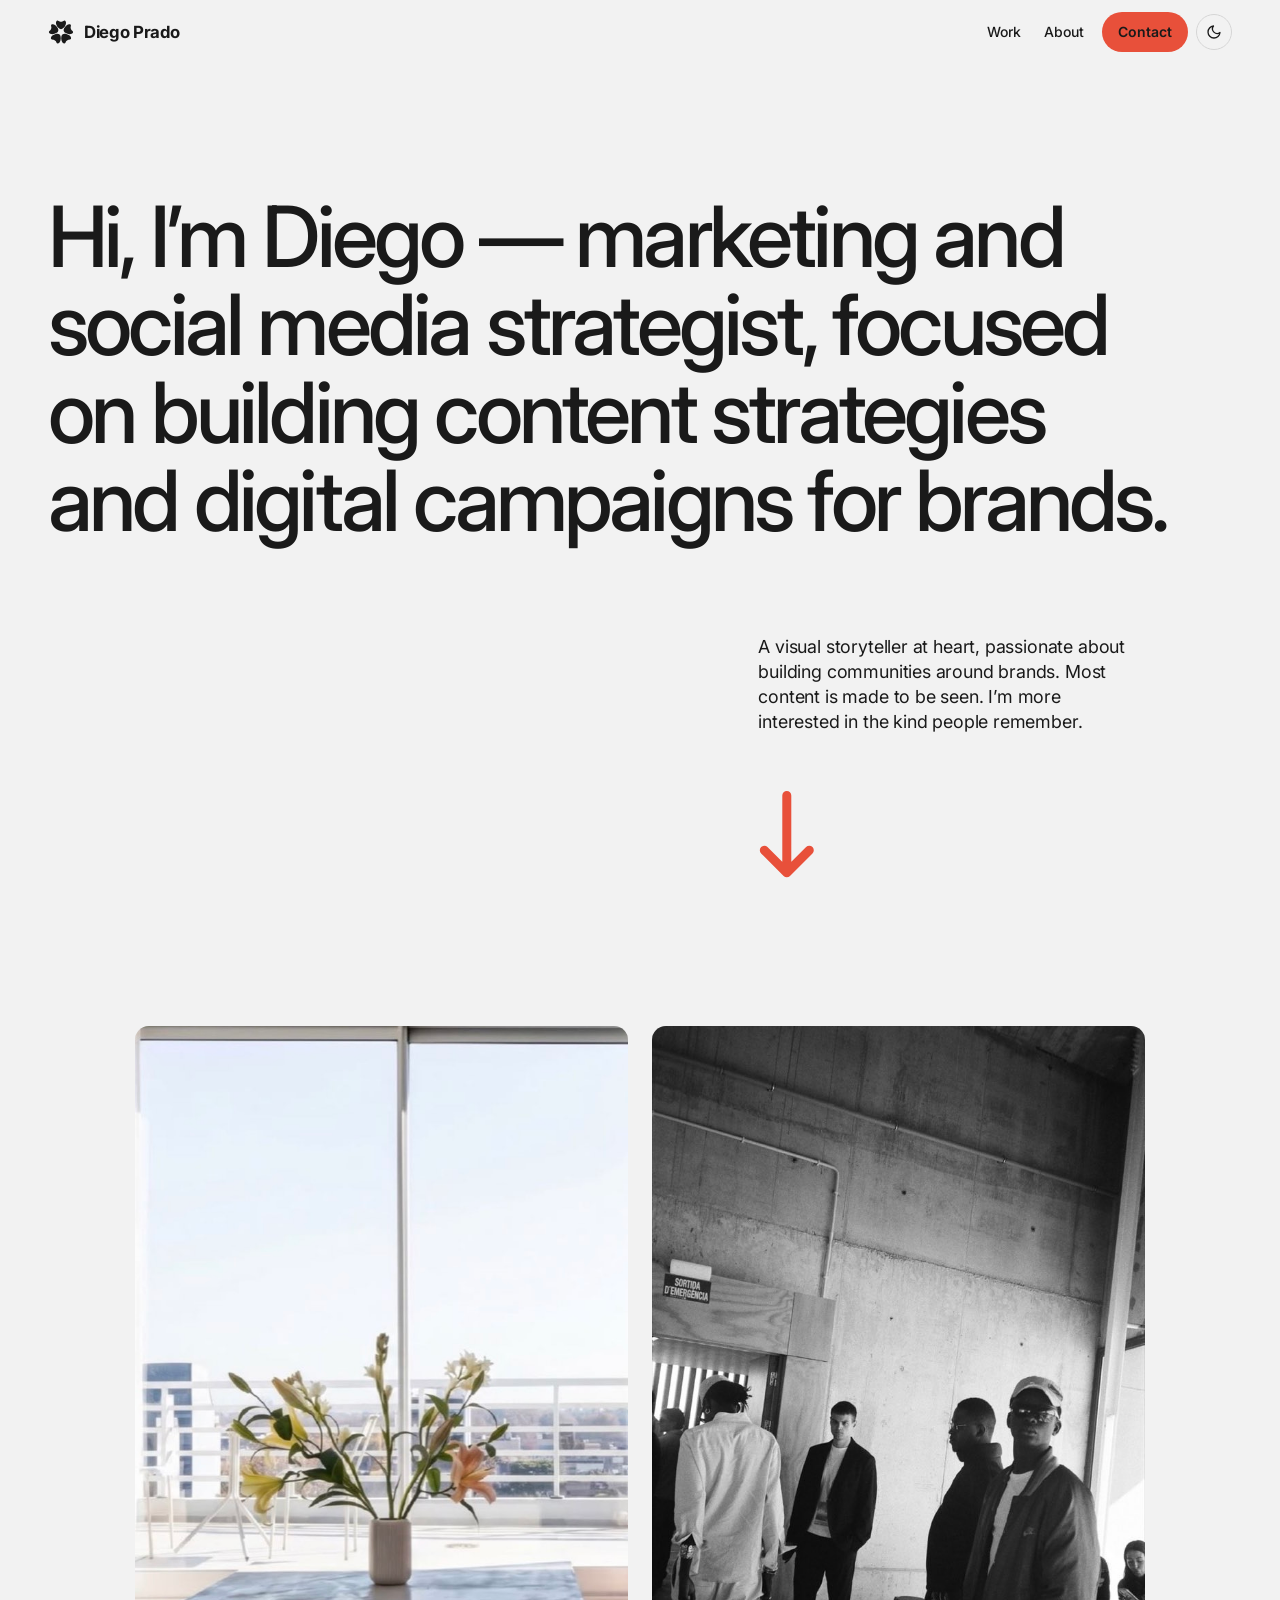
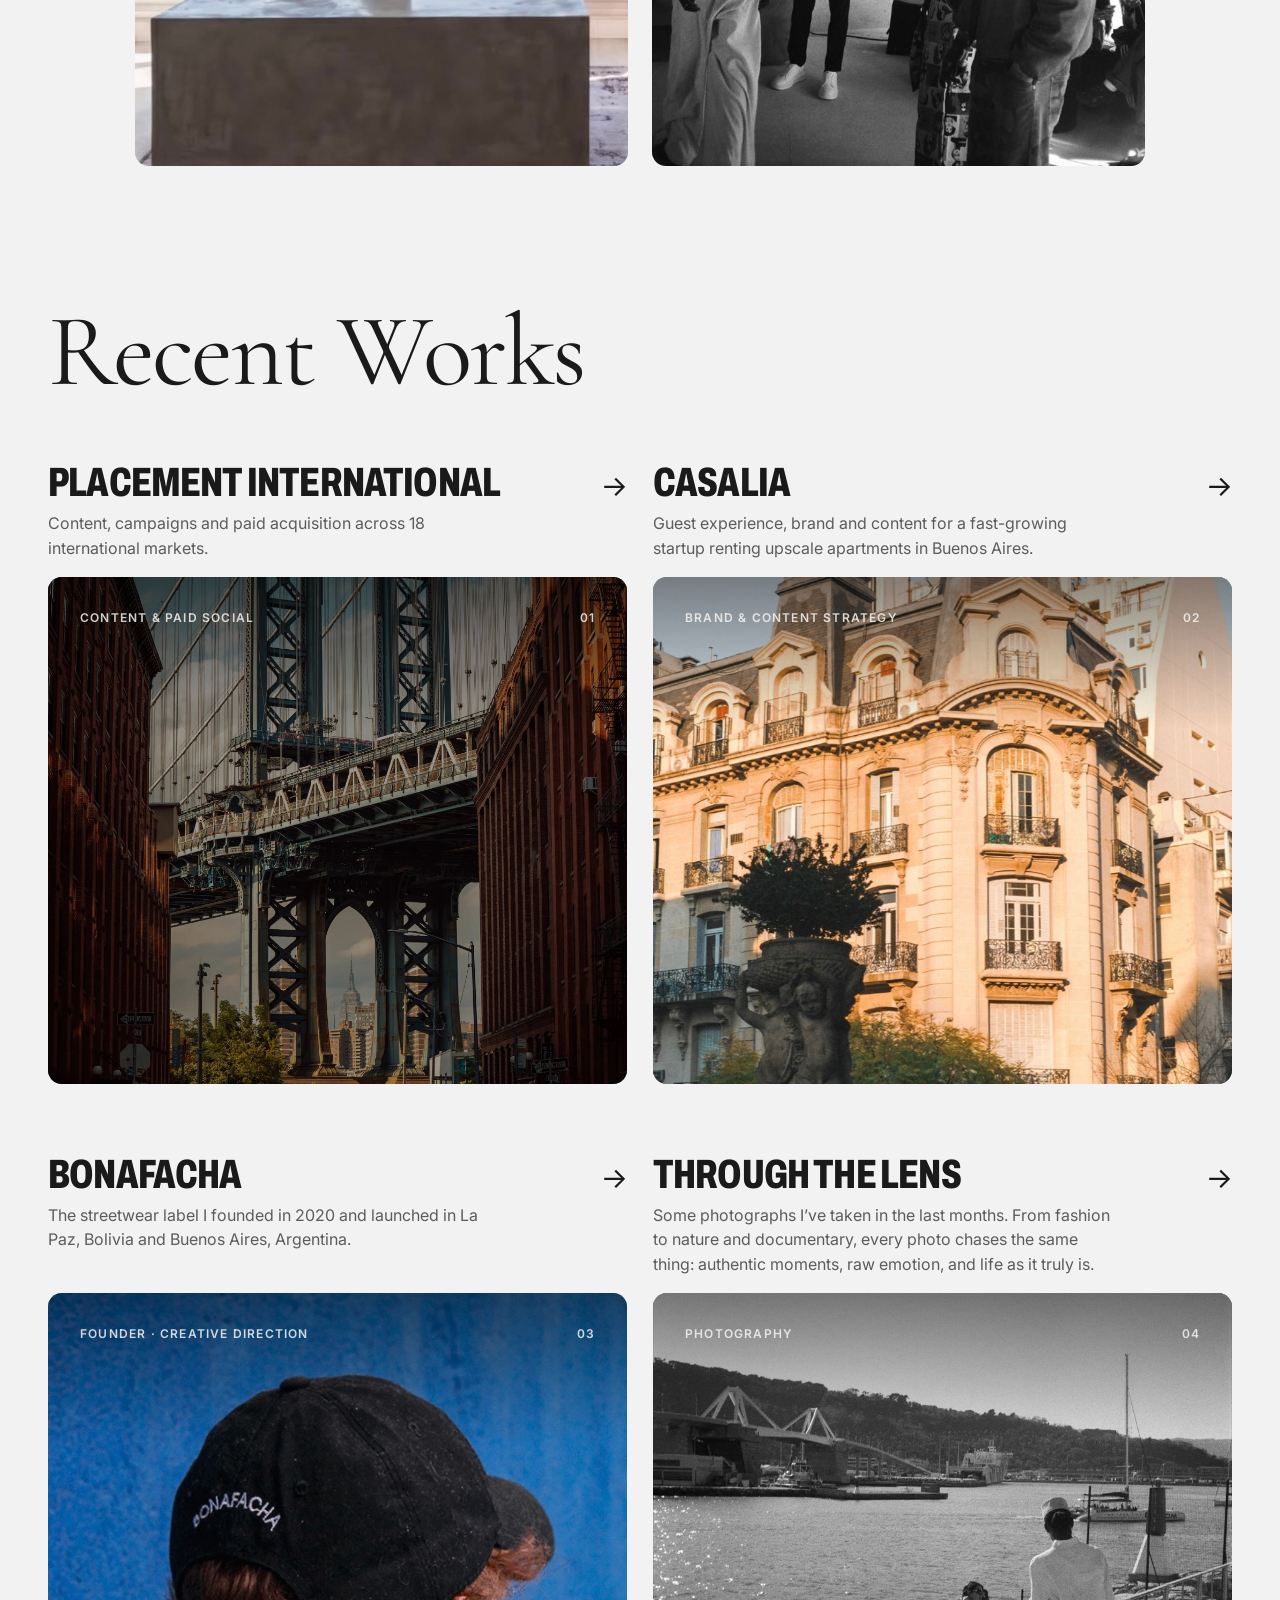
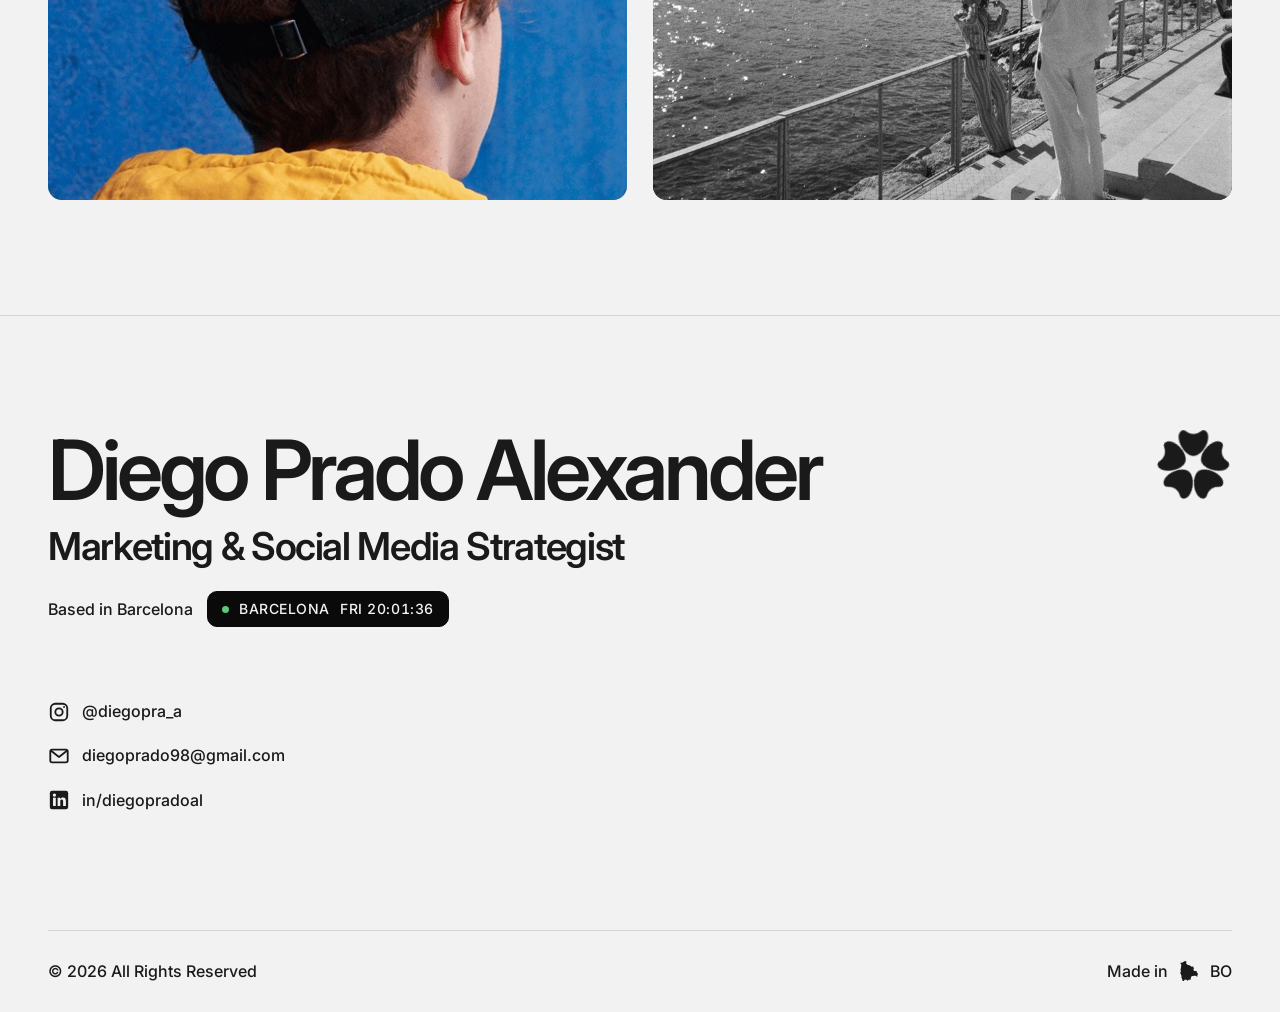
<file: index.html>
<!doctype html>
<html lang="en" class="no-js">
<head>
  <meta charset="utf-8">
  <meta name="viewport" content="width=device-width, initial-scale=1">
  <title>Diego Prado · Marketing & Social Media Strategist</title>
  <meta name="description" content="Diego Prado, marketing and social media strategist in Barcelona, building content strategies and digital campaigns for brands.">
  <!-- Share preview (WhatsApp, LinkedIn…). Image URL must be absolute; update it if the site address changes -->
  <meta property="og:type" content="website">
  <meta property="og:title" content="Diego Prado · Marketing & Social Media Strategist">
  <meta property="og:description" content="Marketing and social media strategist in Barcelona, building content strategies and digital campaigns for brands.">
  <meta property="og:image" content="https://diegopralexander.github.io/portfolio/assets/og-cover.jpg?v=2">
  <meta property="og:image:width" content="1200">
  <meta property="og:image:height" content="630">
  <meta name="twitter:card" content="summary_large_image">
  <meta name="theme-color" content="#F2F2F2" media="(prefers-color-scheme: light)">
  <meta name="theme-color" content="#141312" media="(prefers-color-scheme: dark)">
  <link rel="icon" href="assets/favicon.svg?v=2" type="image/svg+xml">

  <!-- Apply saved theme before paint (avoids a flash of the wrong theme) -->
  <script>try{var t=localStorage.getItem('theme');if(t)document.documentElement.dataset.theme=t}catch(e){}</script>

  <link rel="preconnect" href="https://fonts.googleapis.com">
  <link rel="preconnect" href="https://fonts.gstatic.com" crossorigin>
  <link href="https://fonts.googleapis.com/css2?family=Archivo:wdth,wght@62..100,800&family=Inter:opsz,wght@14..32,400..700&family=Cormorant+Garamond:wght@400;700&display=swap" rel="stylesheet">
  <link rel="stylesheet" href="css/style.css?v=1.0.22">
  <link rel="stylesheet" href="css/flower.css?v=1.0.0">
</head>
<body>
  <a class="skip-link" href="#main">Skip to content</a>

  <!-- ===== Header (same on every page) ===== -->
  <header class="site-header">
    <div class="wrap">
      <a class="brand" href="index.html" aria-label="Diego Prado, home">
        <span class="brand-mark" aria-hidden="true"><svg viewBox="410 720 380 360"><path transform="rotate(0 600 900)" d="M600,858 C575,858 545,830 531,790 C524,768 525,746 539,735 C553,724 568,742 580,746 C592,750 608,750 620,746 C632,742 647,724 661,735 C675,746 676,768 669,790 C655,830 625,858 600,858 Z"/><path transform="rotate(72 600 900)" d="M600,858 C575,858 545,830 531,790 C524,768 525,746 539,735 C553,724 568,742 580,746 C592,750 608,750 620,746 C632,742 647,724 661,735 C675,746 676,768 669,790 C655,830 625,858 600,858 Z"/><path transform="rotate(144 600 900)" d="M600,858 C575,858 545,830 531,790 C524,768 525,746 539,735 C553,724 568,742 580,746 C592,750 608,750 620,746 C632,742 647,724 661,735 C675,746 676,768 669,790 C655,830 625,858 600,858 Z"/><path transform="rotate(216 600 900)" d="M600,858 C575,858 545,830 531,790 C524,768 525,746 539,735 C553,724 568,742 580,746 C592,750 608,750 620,746 C632,742 647,724 661,735 C675,746 676,768 669,790 C655,830 625,858 600,858 Z"/><path transform="rotate(288 600 900)" d="M600,858 C575,858 545,830 531,790 C524,768 525,746 539,735 C553,724 568,742 580,746 C592,750 608,750 620,746 C632,742 647,724 661,735 C675,746 676,768 669,790 C655,830 625,858 600,858 Z"/></svg></span>
        <span class="brand-text"><span class="brand-name">Diego Prado</span></span>
      </a>
      <nav class="nav" aria-label="Main">
        <a href="#work">Work</a>
        <a href="about.html">About</a>
        <a class="pill" href="#contact">Contact</a>
        <button class="theme-toggle" type="button" aria-label="Switch theme">
          <svg class="icon-moon" viewBox="0 0 24 24" fill="none" stroke="currentColor" stroke-width="2" stroke-linecap="round" stroke-linejoin="round" aria-hidden="true"><path d="M21 12.8A9 9 0 1 1 11.2 3a7 7 0 0 0 9.8 9.8z"/></svg>
          <svg class="icon-sun" viewBox="0 0 24 24" fill="none" stroke="currentColor" stroke-width="2" stroke-linecap="round" aria-hidden="true"><circle cx="12" cy="12" r="4.5"/><path d="M12 1.5v2M12 20.5v2M4.6 4.6l1.4 1.4M18 18l1.4 1.4M1.5 12h2M20.5 12h2M4.6 19.4 6 18M18 6l1.4-1.4"/></svg>
        </button>
      </nav>
    </div>
  </header>

  <main id="main">
    <!-- ===== 1. Hero ===== -->
    <section class="hero wrap" aria-label="Introduction">
      <h1 class="hero-title reveal">Hi, I’m Diego — marketing and social media strategist, focused on building content strategies and digital campaigns for brands.</h1>
      <div class="hero-aside reveal">
        <p>A visual storyteller at heart, passionate about building communities around brands. Most content is made to be seen. I’m more interested in the kind people remember.</p>
        <!-- Scroll arrow: grows on hover, jumps to the work grid -->
        <a class="scroll-arrow" href="#work" aria-label="See recent works">
          <svg viewBox="0 0 64 100" fill="none" stroke="currentColor" stroke-width="10" stroke-linecap="round" stroke-linejoin="round" aria-hidden="true"><path d="M32 6v86M7 67l25 25 25-25"/></svg>
        </a>
      </div>
    </section>

    <!-- ===== Quick look: two squares flicking through work and photography (js/flipbook.js) ===== -->
    <section class="flipbook wrap reveal" aria-label="A quick look at my work">
      <figure class="flip" data-flip="work" data-speed="600"></figure>
      <figure class="flip" data-flip="photo" data-speed="600" data-offset="300"></figure>
    </section>

    <!-- ===== 2. Recent Works (cards are built from data/projects.json) ===== -->
    <section class="section wrap" id="work" aria-label="Recent works">
      <h2 class="work-title reveal">Recent Works</h2>
      <div class="work-grid" id="work-grid">
        <p class="status">Loading projects…</p>
      </div>
    </section>
  </main>

  <!-- ===== Footer / contact (same on every page). Edit your links here. ===== -->
  <footer class="site-footer" id="contact">
    <div class="wrap">
      <div class="footer-main">
        <div>
          <p class="footer-name">Diego Prado Alexander</p>
          <p class="footer-role">Marketing &amp; Social Media Strategist</p>
          <p class="footer-place">Based in Barcelona <span class="clock-badge"><span class="dot" aria-hidden="true"></span>Barcelona <time data-clock>--- --:--:--</time></span></p>

          <ul class="socials">
            <li><a href="https://www.instagram.com/diegopra_a/" target="_blank" rel="noopener">
              <svg viewBox="0 0 24 24" fill="none" stroke="currentColor" stroke-width="2" aria-hidden="true"><rect x="3" y="3" width="18" height="18" rx="5"/><circle cx="12" cy="12" r="4"/><circle cx="17.5" cy="6.5" r="1" fill="currentColor" stroke="none"/></svg>
              <span>@diegopra_a</span></a></li>
            <li><a href="mailto:diegoprado98@gmail.com">
              <svg viewBox="0 0 24 24" fill="none" stroke="currentColor" stroke-width="2" stroke-linejoin="round" aria-hidden="true"><rect x="2.5" y="5" width="19" height="14" rx="2"/><path d="m3 6 9 7 9-7"/></svg>
              <span>diegoprado98@gmail.com</span></a></li>
            <li><a href="https://www.linkedin.com/in/diegopradoal" target="_blank" rel="noopener">
              <svg viewBox="0 0 24 24" aria-hidden="true"><rect x="2" y="2" width="20" height="20" rx="2.5" fill="currentColor"/><g fill="var(--bg)"><rect x="5.5" y="9.5" width="3" height="9"/><circle cx="7" cy="6.6" r="1.8"/><path d="M10.5 9.5h2.9v1.3c.5-.9 1.6-1.6 3-1.6 2.6 0 3.1 1.7 3.1 3.9v5.4h-3v-4.8c0-1.1-.1-2.3-1.5-2.3s-1.6 1-1.6 2.2v4.9h-2.9z"/></g></svg>
              <span>in/diegopradoal</span></a></li>
          </ul>
        </div>
        <a class="footer-mark flower-logo" href="index.html" aria-label="Diego Prado, home">
          <svg viewBox="410 720 380 360" aria-hidden="true">
            <g transform="rotate(0 600 900)"><path class="p p0" d="M600,858 C575,858 545,830 531,790 C524,768 525,746 539,735 C553,724 568,742 580,746 C592,750 608,750 620,746 C632,742 647,724 661,735 C675,746 676,768 669,790 C655,830 625,858 600,858 Z"/></g>
            <g transform="rotate(72 600 900)"><path class="p p1" d="M600,858 C575,858 545,830 531,790 C524,768 525,746 539,735 C553,724 568,742 580,746 C592,750 608,750 620,746 C632,742 647,724 661,735 C675,746 676,768 669,790 C655,830 625,858 600,858 Z"/></g>
            <g transform="rotate(144 600 900)"><path class="p p2" d="M600,858 C575,858 545,830 531,790 C524,768 525,746 539,735 C553,724 568,742 580,746 C592,750 608,750 620,746 C632,742 647,724 661,735 C675,746 676,768 669,790 C655,830 625,858 600,858 Z"/></g>
            <g transform="rotate(216 600 900)"><path class="p p3" d="M600,858 C575,858 545,830 531,790 C524,768 525,746 539,735 C553,724 568,742 580,746 C592,750 608,750 620,746 C632,742 647,724 661,735 C675,746 676,768 669,790 C655,830 625,858 600,858 Z"/></g>
            <g transform="rotate(288 600 900)"><path class="p p4" d="M600,858 C575,858 545,830 531,790 C524,768 525,746 539,735 C553,724 568,742 580,746 C592,750 608,750 620,746 C632,742 647,724 661,735 C675,746 676,768 669,790 C655,830 625,858 600,858 Z"/></g>
          </svg>
        </a>
      </div>

      <div class="footer-bottom">
        <span>© <span data-year></span> All Rights Reserved</span>
        <span class="made-in">Made in
          <svg viewBox="0 0 24 24" aria-hidden="true"><path d="M13.1 21.6 L11.3 21.5 L10.7 22.9 L9.7 21.7 L7.6 21.3 L6.3 22.8 L5.1 23.0 L4.5 20.7 L3.6 18.8 L4.1 17.2 L3.3 16.5 L3.1 15.3 L2.3 14.1 L3.3 12.3 L2.6 10.9 L3.0 10.3 L2.7 9.7 L3.3 8.9 L3.3 7.4 L3.4 6.3 L3.8 5.7 L2.4 3.0 L3.6 3.1 L4.4 3.1 L4.8 2.6 L6.2 1.9 L7.0 1.3 L9.1 1.0 L8.9 2.3 L9.1 2.9 L9.0 4.0 L10.8 5.5 L12.6 5.8 L13.2 6.4 L14.3 6.8 L14.9 7.3 L16.0 7.2 L16.9 7.7 L17.0 8.7 L17.3 9.2 L17.3 9.9 L16.8 9.9 L17.4 11.9 L20.5 12.0 L20.3 12.9 L20.5 13.6 L21.3 14.1 L21.7 15.1 L21.4 16.4 L21.0 17.2 L21.2 18.1 L20.7 18.5 L20.6 18.0 L19.1 17.1 L17.6 17.1 L14.8 17.6 L14.1 19.0 L14.0 19.9 L13.4 22.0 L13.1 21.6 Z" fill="currentColor"/></svg>
          BO</span>
      </div>
    </div>
  </footer>

  <script src="js/main.js?v=1.0.0"></script>
  <script src="js/flower.js?v=1.0.0"></script>
  <script src="js/flipbook.js?v=1.0.4"></script>
  <script src="js/projects.js?v=1.0.17"></script>
</body>
</html>
</file>
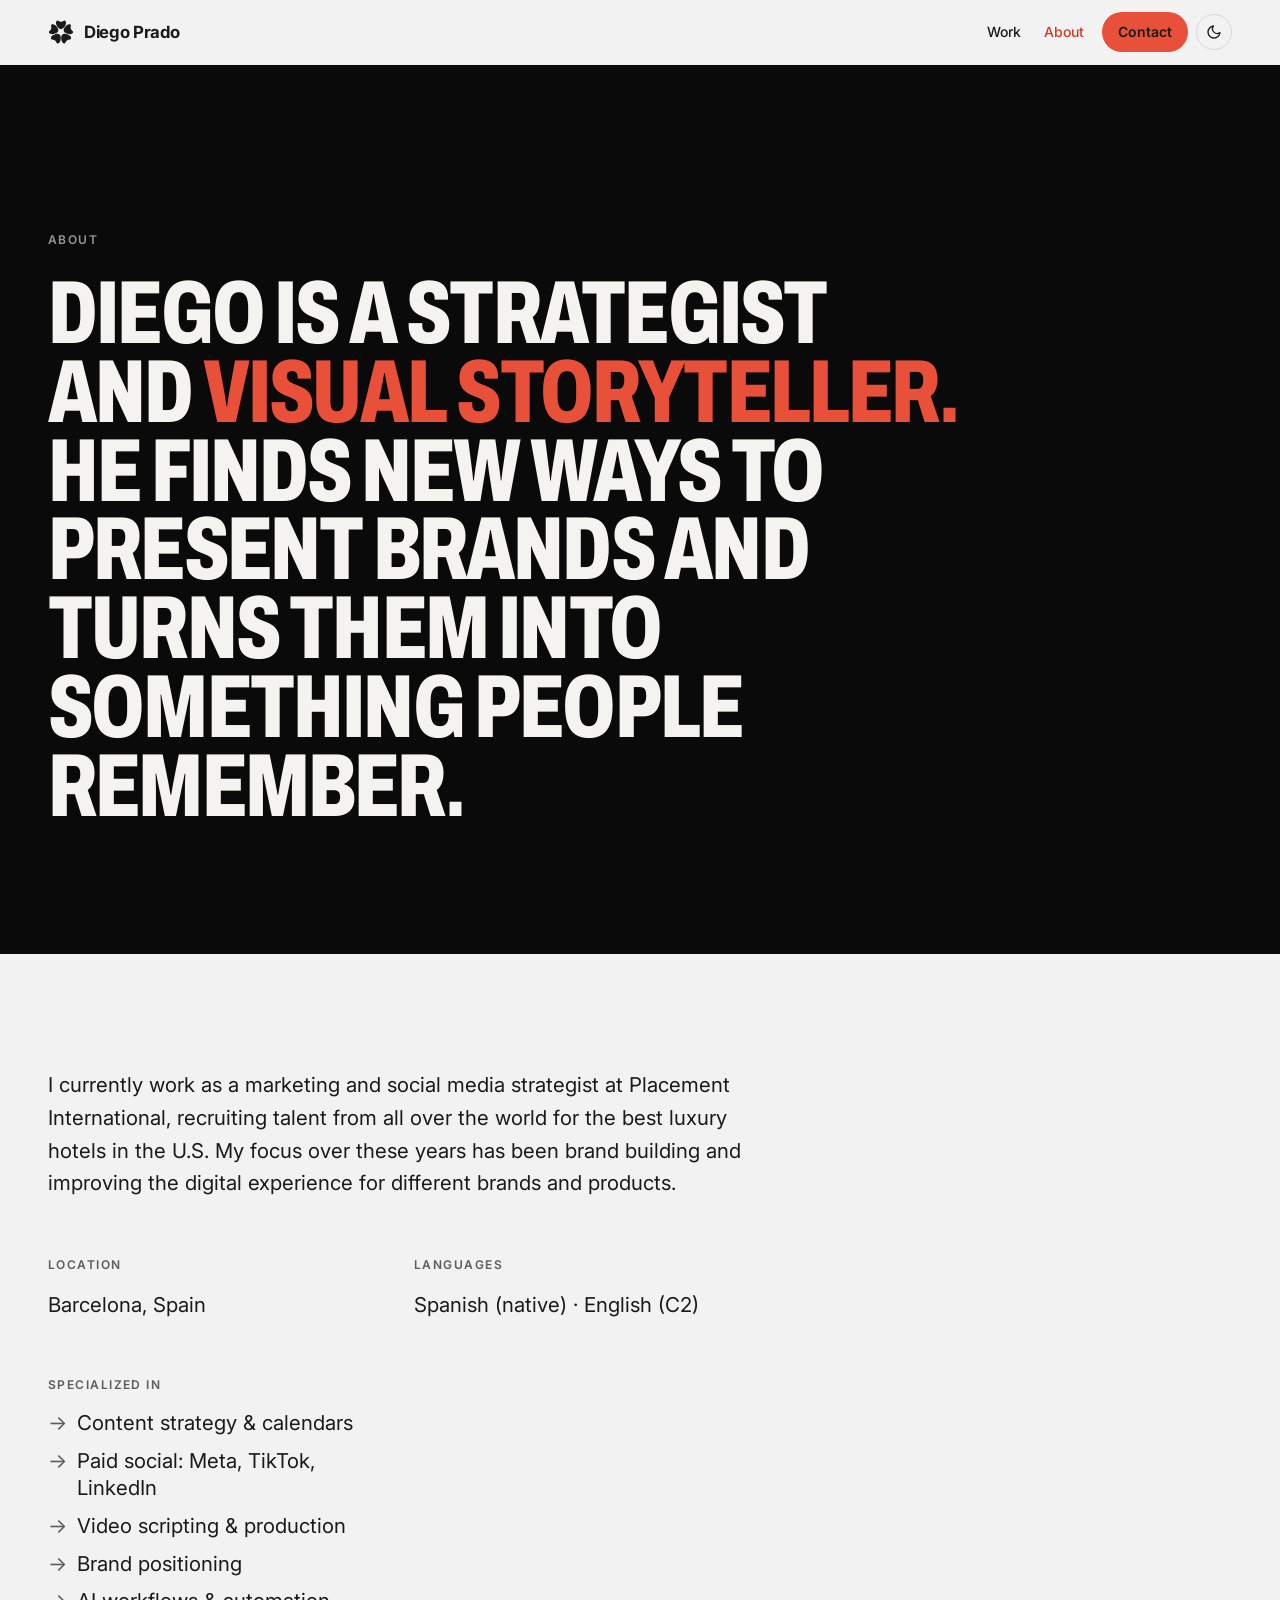
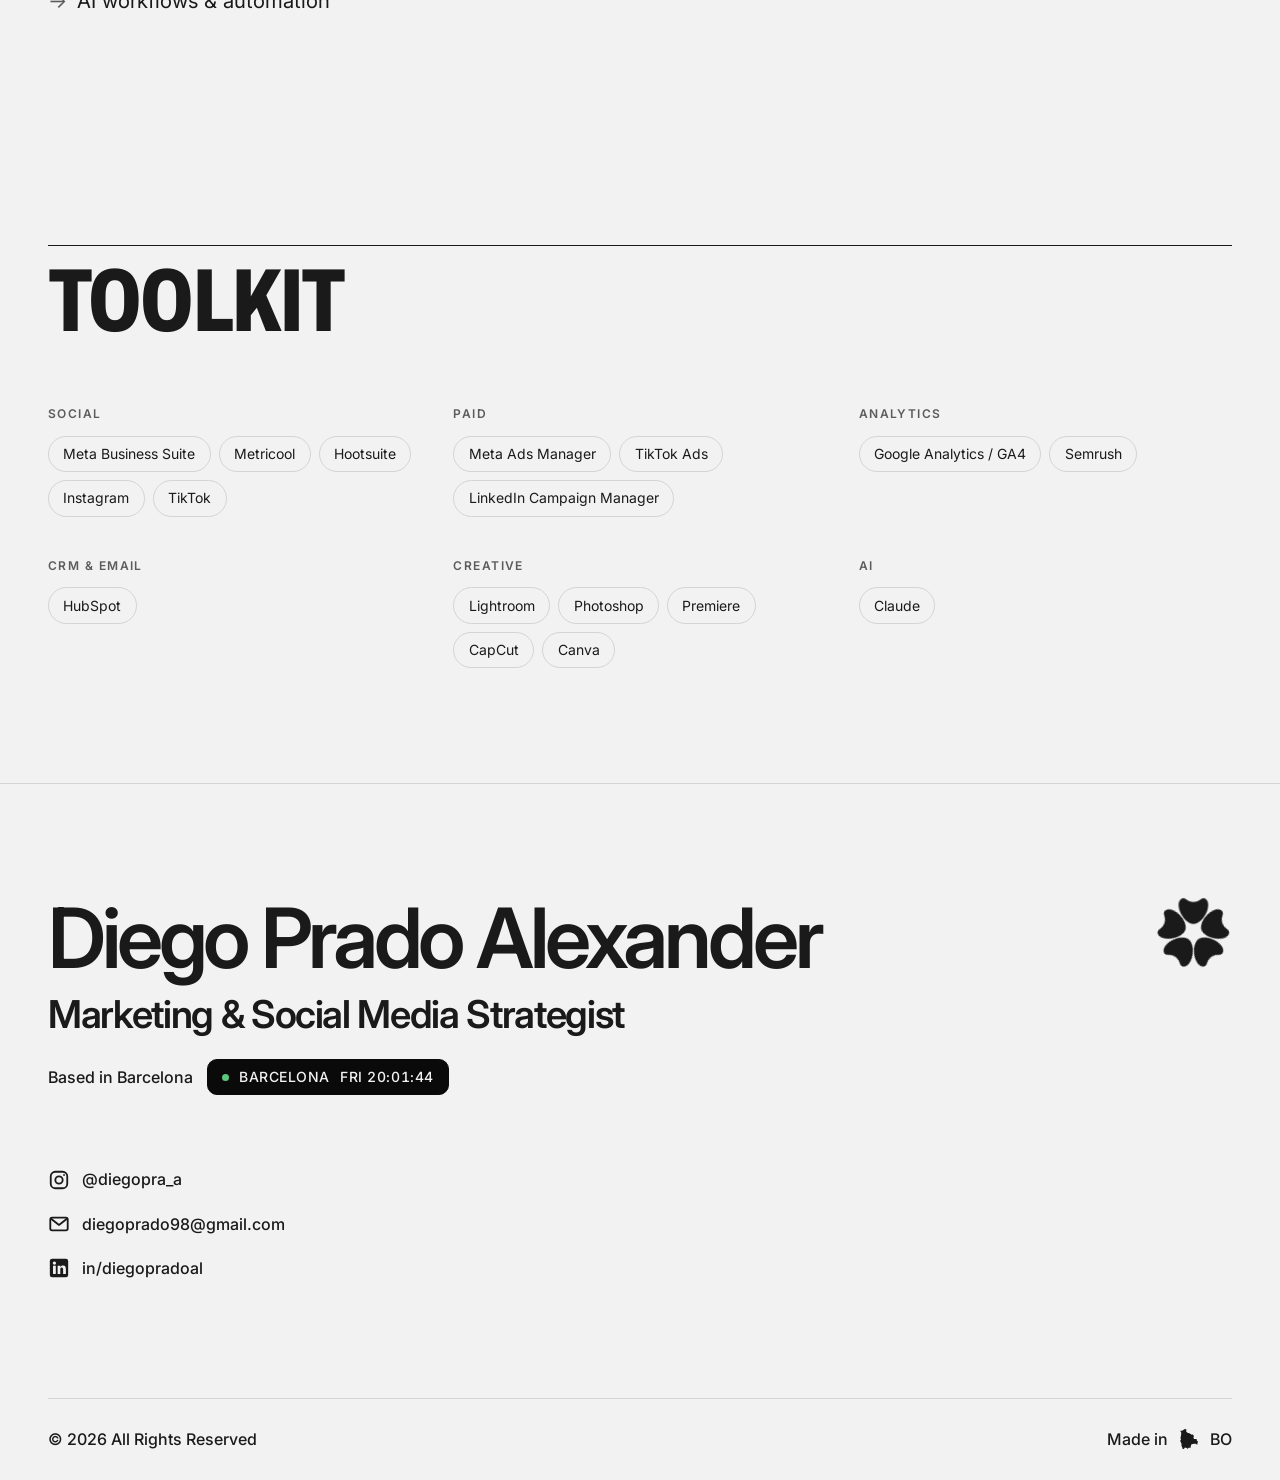
<file: about.html>
<!doctype html>
<html lang="en" class="no-js">
<head>
  <meta charset="utf-8">
  <meta name="viewport" content="width=device-width, initial-scale=1">
  <title>About · Diego Prado</title>
  <meta name="description" content="About Diego Prado: marketing and social media strategist in Barcelona, focused on brand building and digital experience.">
  <!-- Share preview (WhatsApp, LinkedIn…). Image URL must be absolute; update it if the site address changes -->
  <meta property="og:type" content="website">
  <meta property="og:title" content="About · Diego Prado">
  <meta property="og:description" content="Marketing and social media strategist in Barcelona, focused on brand building and digital experience.">
  <meta property="og:image" content="https://diegopralexander.github.io/portfolio/assets/og-cover.jpg?v=2">
  <meta property="og:image:width" content="1200">
  <meta property="og:image:height" content="630">
  <meta name="twitter:card" content="summary_large_image">
  <meta name="theme-color" content="#F2F2F2" media="(prefers-color-scheme: light)">
  <meta name="theme-color" content="#141312" media="(prefers-color-scheme: dark)">
  <link rel="icon" href="assets/favicon.svg?v=2" type="image/svg+xml">

  <script>try{var t=localStorage.getItem('theme');if(t)document.documentElement.dataset.theme=t}catch(e){}</script>

  <link rel="preconnect" href="https://fonts.googleapis.com">
  <link rel="preconnect" href="https://fonts.gstatic.com" crossorigin>
  <link href="https://fonts.googleapis.com/css2?family=Archivo:wdth,wght@62..100,800&family=Inter:opsz,wght@14..32,400..700&family=Cormorant+Garamond:wght@400;700&display=swap" rel="stylesheet">
  <link rel="stylesheet" href="css/style.css?v=1.0.22">
  <link rel="stylesheet" href="css/flower.css?v=1.0.0">
</head>
<body>
  <a class="skip-link" href="#main">Skip to content</a>

  <header class="site-header">
    <div class="wrap">
      <a class="brand" href="index.html" aria-label="Diego Prado, home">
        <span class="brand-mark" aria-hidden="true"><svg viewBox="410 720 380 360"><path transform="rotate(0 600 900)" d="M600,858 C575,858 545,830 531,790 C524,768 525,746 539,735 C553,724 568,742 580,746 C592,750 608,750 620,746 C632,742 647,724 661,735 C675,746 676,768 669,790 C655,830 625,858 600,858 Z"/><path transform="rotate(72 600 900)" d="M600,858 C575,858 545,830 531,790 C524,768 525,746 539,735 C553,724 568,742 580,746 C592,750 608,750 620,746 C632,742 647,724 661,735 C675,746 676,768 669,790 C655,830 625,858 600,858 Z"/><path transform="rotate(144 600 900)" d="M600,858 C575,858 545,830 531,790 C524,768 525,746 539,735 C553,724 568,742 580,746 C592,750 608,750 620,746 C632,742 647,724 661,735 C675,746 676,768 669,790 C655,830 625,858 600,858 Z"/><path transform="rotate(216 600 900)" d="M600,858 C575,858 545,830 531,790 C524,768 525,746 539,735 C553,724 568,742 580,746 C592,750 608,750 620,746 C632,742 647,724 661,735 C675,746 676,768 669,790 C655,830 625,858 600,858 Z"/><path transform="rotate(288 600 900)" d="M600,858 C575,858 545,830 531,790 C524,768 525,746 539,735 C553,724 568,742 580,746 C592,750 608,750 620,746 C632,742 647,724 661,735 C675,746 676,768 669,790 C655,830 625,858 600,858 Z"/></svg></span>
        <span class="brand-text"><span class="brand-name">Diego Prado</span></span>
      </a>
      <nav class="nav" aria-label="Main">
        <a href="index.html#work">Work</a>
        <a href="about.html" aria-current="page">About</a>
        <a class="pill" href="#contact">Contact</a>
        <button class="theme-toggle" type="button" aria-label="Switch theme">
          <svg class="icon-moon" viewBox="0 0 24 24" fill="none" stroke="currentColor" stroke-width="2" stroke-linecap="round" stroke-linejoin="round" aria-hidden="true"><path d="M21 12.8A9 9 0 1 1 11.2 3a7 7 0 0 0 9.8 9.8z"/></svg>
          <svg class="icon-sun" viewBox="0 0 24 24" fill="none" stroke="currentColor" stroke-width="2" stroke-linecap="round" aria-hidden="true"><circle cx="12" cy="12" r="4.5"/><path d="M12 1.5v2M12 20.5v2M4.6 4.6l1.4 1.4M18 18l1.4 1.4M1.5 12h2M20.5 12h2M4.6 19.4 6 18M18 6l1.4-1.4"/></svg>
        </button>
      </nav>
    </div>
  </header>

  <main id="main">
    <!-- ===== 1. Statement ===== -->
    <section class="statement">
      <div class="wrap">
        <p class="eyebrow">About</p>
        <p class="big display reveal">Diego is a strategist and <span>visual storyteller.</span> He finds new ways to present brands and turns them into something people remember.</p>
      </div>
    </section>

    <!-- ===== 2. Story + photo ===== -->
    <section class="section wrap">
      <div class="about-grid">
        <div class="about-text reveal">
          <p class="about-lead">I currently work as a marketing and social media strategist at Placement International, recruiting talent from all over the world for the best luxury hotels in the U.S. My focus over these years has been brand building and improving the digital experience for different brands and products.</p>

          <div class="about-meta">
            <div>
              <h3 class="label">Location</h3>
              <p>Barcelona, Spain</p>
            </div>
            <div>
              <h3 class="label">Languages</h3>
              <p>Spanish (native) · English (C2)</p>
            </div>
          </div>

          <div class="about-meta">
            <div>
              <h3 class="label">Specialized in</h3>
              <ul class="arrow-list">
                <li>Content strategy &amp; calendars</li>
                <li>Paid social: Meta, TikTok, LinkedIn</li>
                <li>Video scripting &amp; production</li>
                <li>Brand positioning</li>
                <li>AI workflows &amp; automation</li>
              </ul>
            </div>
          </div>
        </div>
      </div>
    </section>

    <!-- ===== 3. Toolkit ===== -->
    <section class="section wrap" id="toolkit">
      <div class="section-head">
        <h2 class="display">Toolkit</h2>
      </div>
      <div class="toolkit">
        <div class="reveal"><h3>Social</h3><ul class="tags"><li>Meta Business Suite</li><li>Metricool</li><li>Hootsuite</li><li>Instagram</li><li>TikTok</li></ul></div>
        <div class="reveal"><h3>Paid</h3><ul class="tags"><li>Meta Ads Manager</li><li>TikTok Ads</li><li>LinkedIn Campaign Manager</li></ul></div>
        <div class="reveal"><h3>Analytics</h3><ul class="tags"><li>Google Analytics / GA4</li><li>Semrush</li></ul></div>
        <div class="reveal"><h3>CRM &amp; Email</h3><ul class="tags"><li>HubSpot</li></ul></div>
        <div class="reveal"><h3>Creative</h3><ul class="tags"><li>Lightroom</li><li>Photoshop</li><li>Premiere</li><li>CapCut</li><li>Canva</li></ul></div>
        <div class="reveal"><h3>AI</h3><ul class="tags"><li>Claude</li></ul></div>
      </div>
    </section>
  </main>

  <!-- ===== Footer / contact (same on every page). Edit your links here. ===== -->
  <footer class="site-footer" id="contact">
    <div class="wrap">
      <div class="footer-main">
        <div>
          <p class="footer-name">Diego Prado Alexander</p>
          <p class="footer-role">Marketing &amp; Social Media Strategist</p>
          <p class="footer-place">Based in Barcelona <span class="clock-badge"><span class="dot" aria-hidden="true"></span>Barcelona <time data-clock>--- --:--:--</time></span></p>

          <ul class="socials">
            <li><a href="https://www.instagram.com/diegopra_a/" target="_blank" rel="noopener">
              <svg viewBox="0 0 24 24" fill="none" stroke="currentColor" stroke-width="2" aria-hidden="true"><rect x="3" y="3" width="18" height="18" rx="5"/><circle cx="12" cy="12" r="4"/><circle cx="17.5" cy="6.5" r="1" fill="currentColor" stroke="none"/></svg>
              <span>@diegopra_a</span></a></li>
            <li><a href="mailto:diegoprado98@gmail.com">
              <svg viewBox="0 0 24 24" fill="none" stroke="currentColor" stroke-width="2" stroke-linejoin="round" aria-hidden="true"><rect x="2.5" y="5" width="19" height="14" rx="2"/><path d="m3 6 9 7 9-7"/></svg>
              <span>diegoprado98@gmail.com</span></a></li>
            <li><a href="https://www.linkedin.com/in/diegopradoal" target="_blank" rel="noopener">
              <svg viewBox="0 0 24 24" aria-hidden="true"><rect x="2" y="2" width="20" height="20" rx="2.5" fill="currentColor"/><g fill="var(--bg)"><rect x="5.5" y="9.5" width="3" height="9"/><circle cx="7" cy="6.6" r="1.8"/><path d="M10.5 9.5h2.9v1.3c.5-.9 1.6-1.6 3-1.6 2.6 0 3.1 1.7 3.1 3.9v5.4h-3v-4.8c0-1.1-.1-2.3-1.5-2.3s-1.6 1-1.6 2.2v4.9h-2.9z"/></g></svg>
              <span>in/diegopradoal</span></a></li>
          </ul>
        </div>
        <a class="footer-mark flower-logo" href="index.html" aria-label="Diego Prado, home">
          <svg viewBox="410 720 380 360" aria-hidden="true">
            <g transform="rotate(0 600 900)"><path class="p p0" d="M600,858 C575,858 545,830 531,790 C524,768 525,746 539,735 C553,724 568,742 580,746 C592,750 608,750 620,746 C632,742 647,724 661,735 C675,746 676,768 669,790 C655,830 625,858 600,858 Z"/></g>
            <g transform="rotate(72 600 900)"><path class="p p1" d="M600,858 C575,858 545,830 531,790 C524,768 525,746 539,735 C553,724 568,742 580,746 C592,750 608,750 620,746 C632,742 647,724 661,735 C675,746 676,768 669,790 C655,830 625,858 600,858 Z"/></g>
            <g transform="rotate(144 600 900)"><path class="p p2" d="M600,858 C575,858 545,830 531,790 C524,768 525,746 539,735 C553,724 568,742 580,746 C592,750 608,750 620,746 C632,742 647,724 661,735 C675,746 676,768 669,790 C655,830 625,858 600,858 Z"/></g>
            <g transform="rotate(216 600 900)"><path class="p p3" d="M600,858 C575,858 545,830 531,790 C524,768 525,746 539,735 C553,724 568,742 580,746 C592,750 608,750 620,746 C632,742 647,724 661,735 C675,746 676,768 669,790 C655,830 625,858 600,858 Z"/></g>
            <g transform="rotate(288 600 900)"><path class="p p4" d="M600,858 C575,858 545,830 531,790 C524,768 525,746 539,735 C553,724 568,742 580,746 C592,750 608,750 620,746 C632,742 647,724 661,735 C675,746 676,768 669,790 C655,830 625,858 600,858 Z"/></g>
          </svg>
        </a>
      </div>

      <div class="footer-bottom">
        <span>© <span data-year></span> All Rights Reserved</span>
        <span class="made-in">Made in
          <svg viewBox="0 0 24 24" aria-hidden="true"><path d="M13.1 21.6 L11.3 21.5 L10.7 22.9 L9.7 21.7 L7.6 21.3 L6.3 22.8 L5.1 23.0 L4.5 20.7 L3.6 18.8 L4.1 17.2 L3.3 16.5 L3.1 15.3 L2.3 14.1 L3.3 12.3 L2.6 10.9 L3.0 10.3 L2.7 9.7 L3.3 8.9 L3.3 7.4 L3.4 6.3 L3.8 5.7 L2.4 3.0 L3.6 3.1 L4.4 3.1 L4.8 2.6 L6.2 1.9 L7.0 1.3 L9.1 1.0 L8.9 2.3 L9.1 2.9 L9.0 4.0 L10.8 5.5 L12.6 5.8 L13.2 6.4 L14.3 6.8 L14.9 7.3 L16.0 7.2 L16.9 7.7 L17.0 8.7 L17.3 9.2 L17.3 9.9 L16.8 9.9 L17.4 11.9 L20.5 12.0 L20.3 12.9 L20.5 13.6 L21.3 14.1 L21.7 15.1 L21.4 16.4 L21.0 17.2 L21.2 18.1 L20.7 18.5 L20.6 18.0 L19.1 17.1 L17.6 17.1 L14.8 17.6 L14.1 19.0 L14.0 19.9 L13.4 22.0 L13.1 21.6 Z" fill="currentColor"/></svg>
          BO</span>
      </div>
    </div>
  </footer>

  <script src="js/main.js?v=1.0.0"></script>
  <script src="js/flower.js?v=1.0.0"></script>
</body>
</html>
</file>
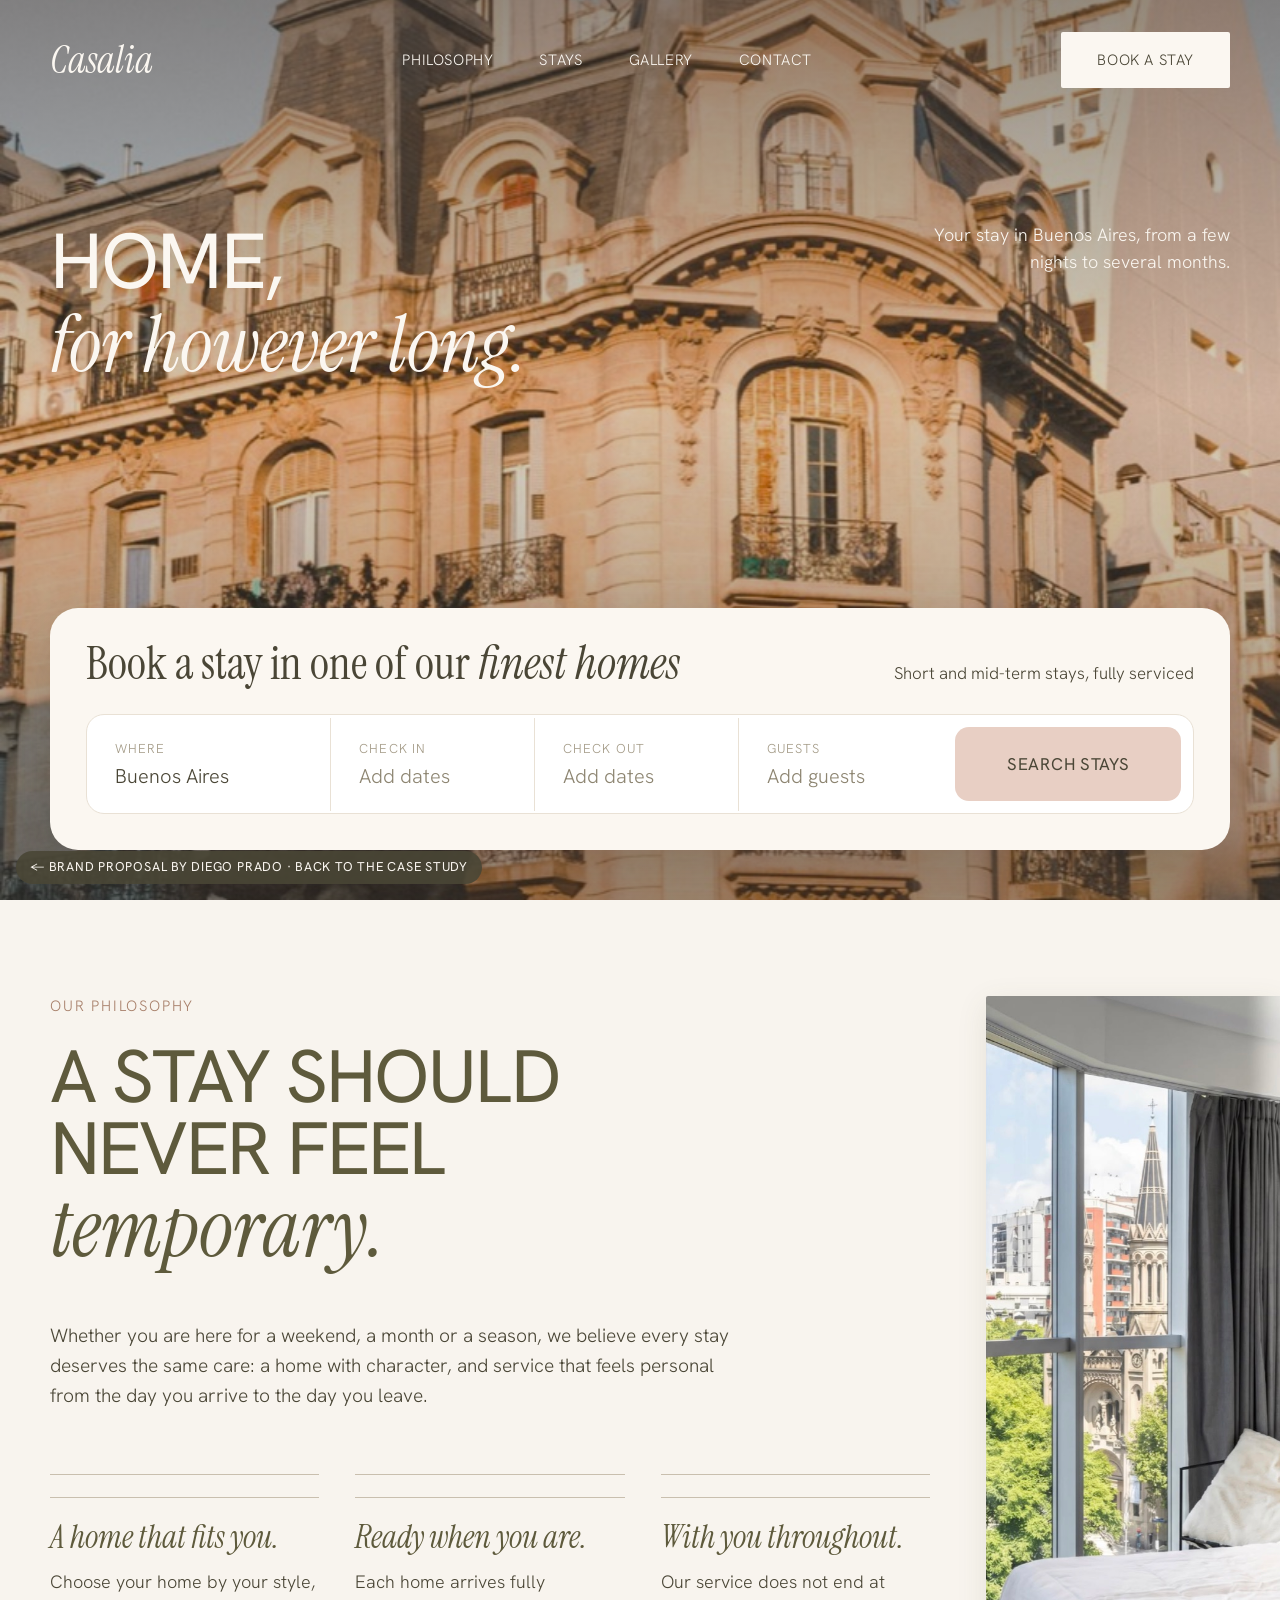
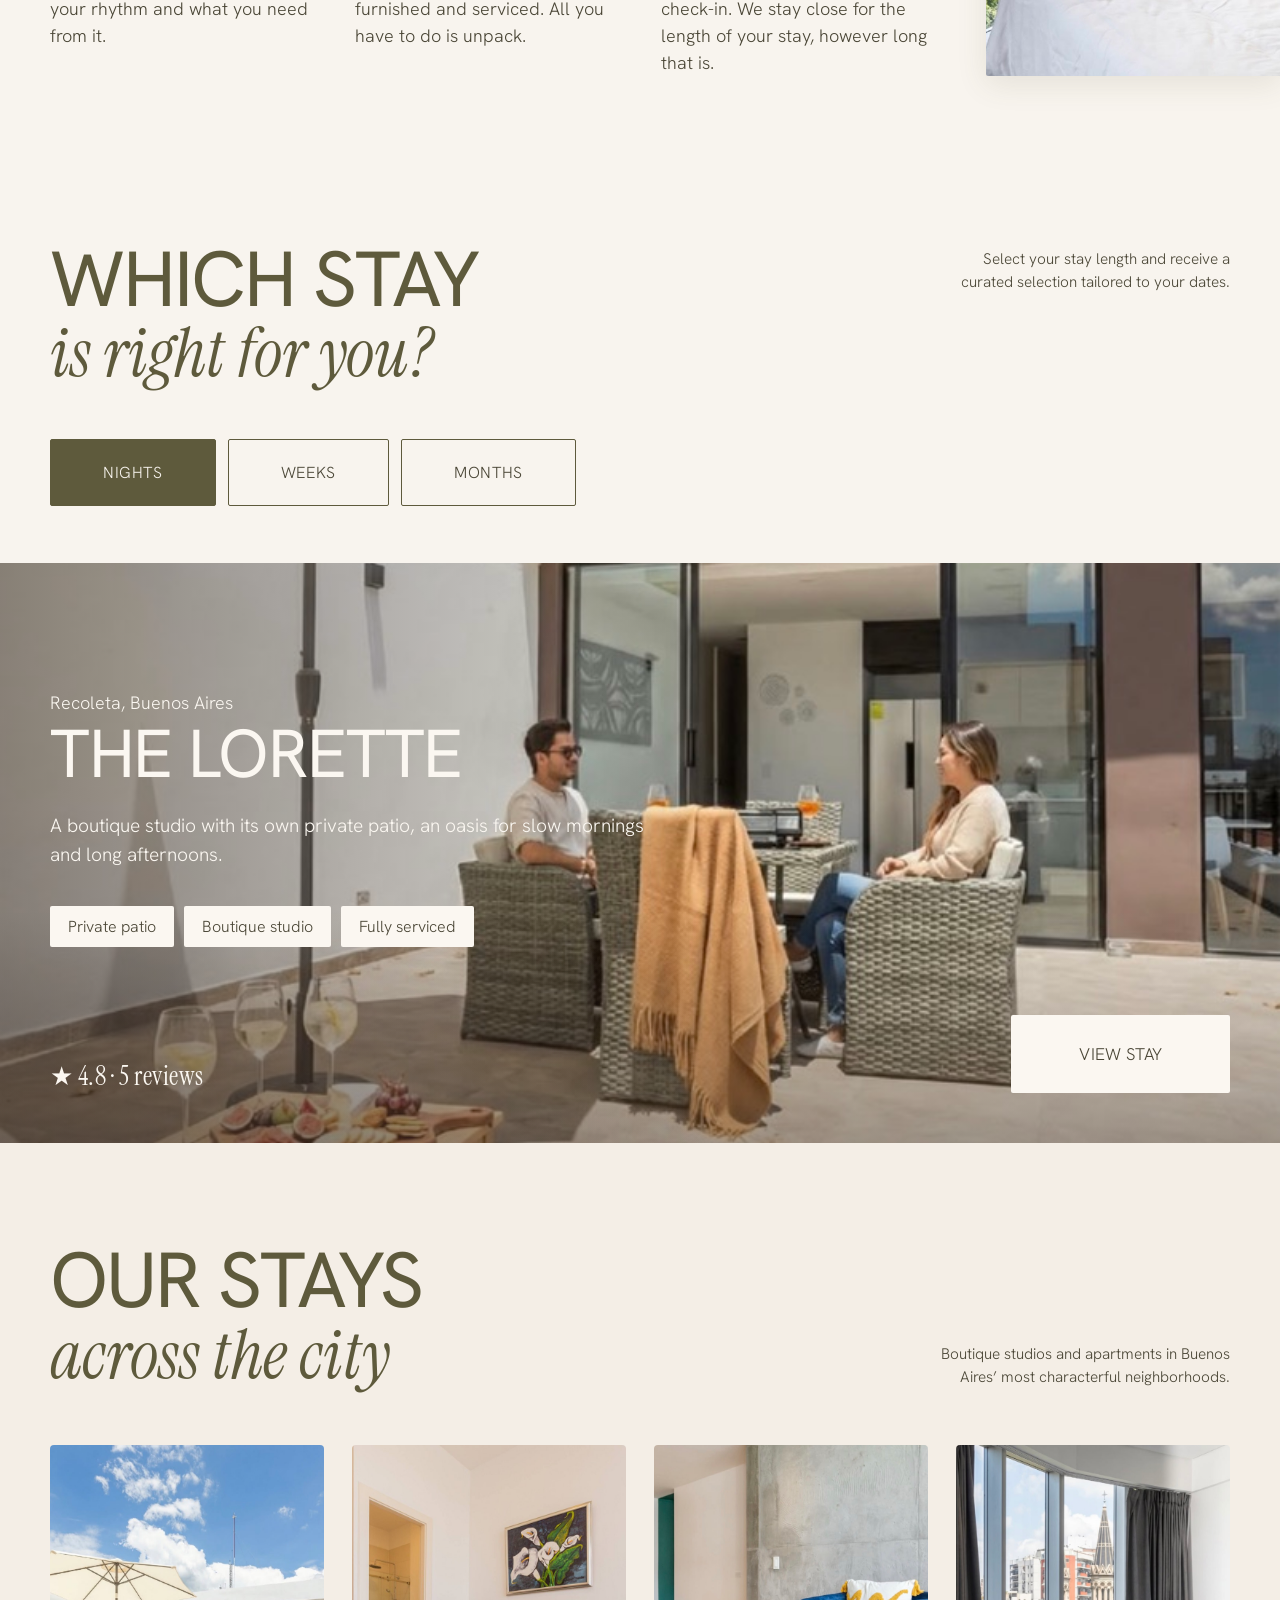
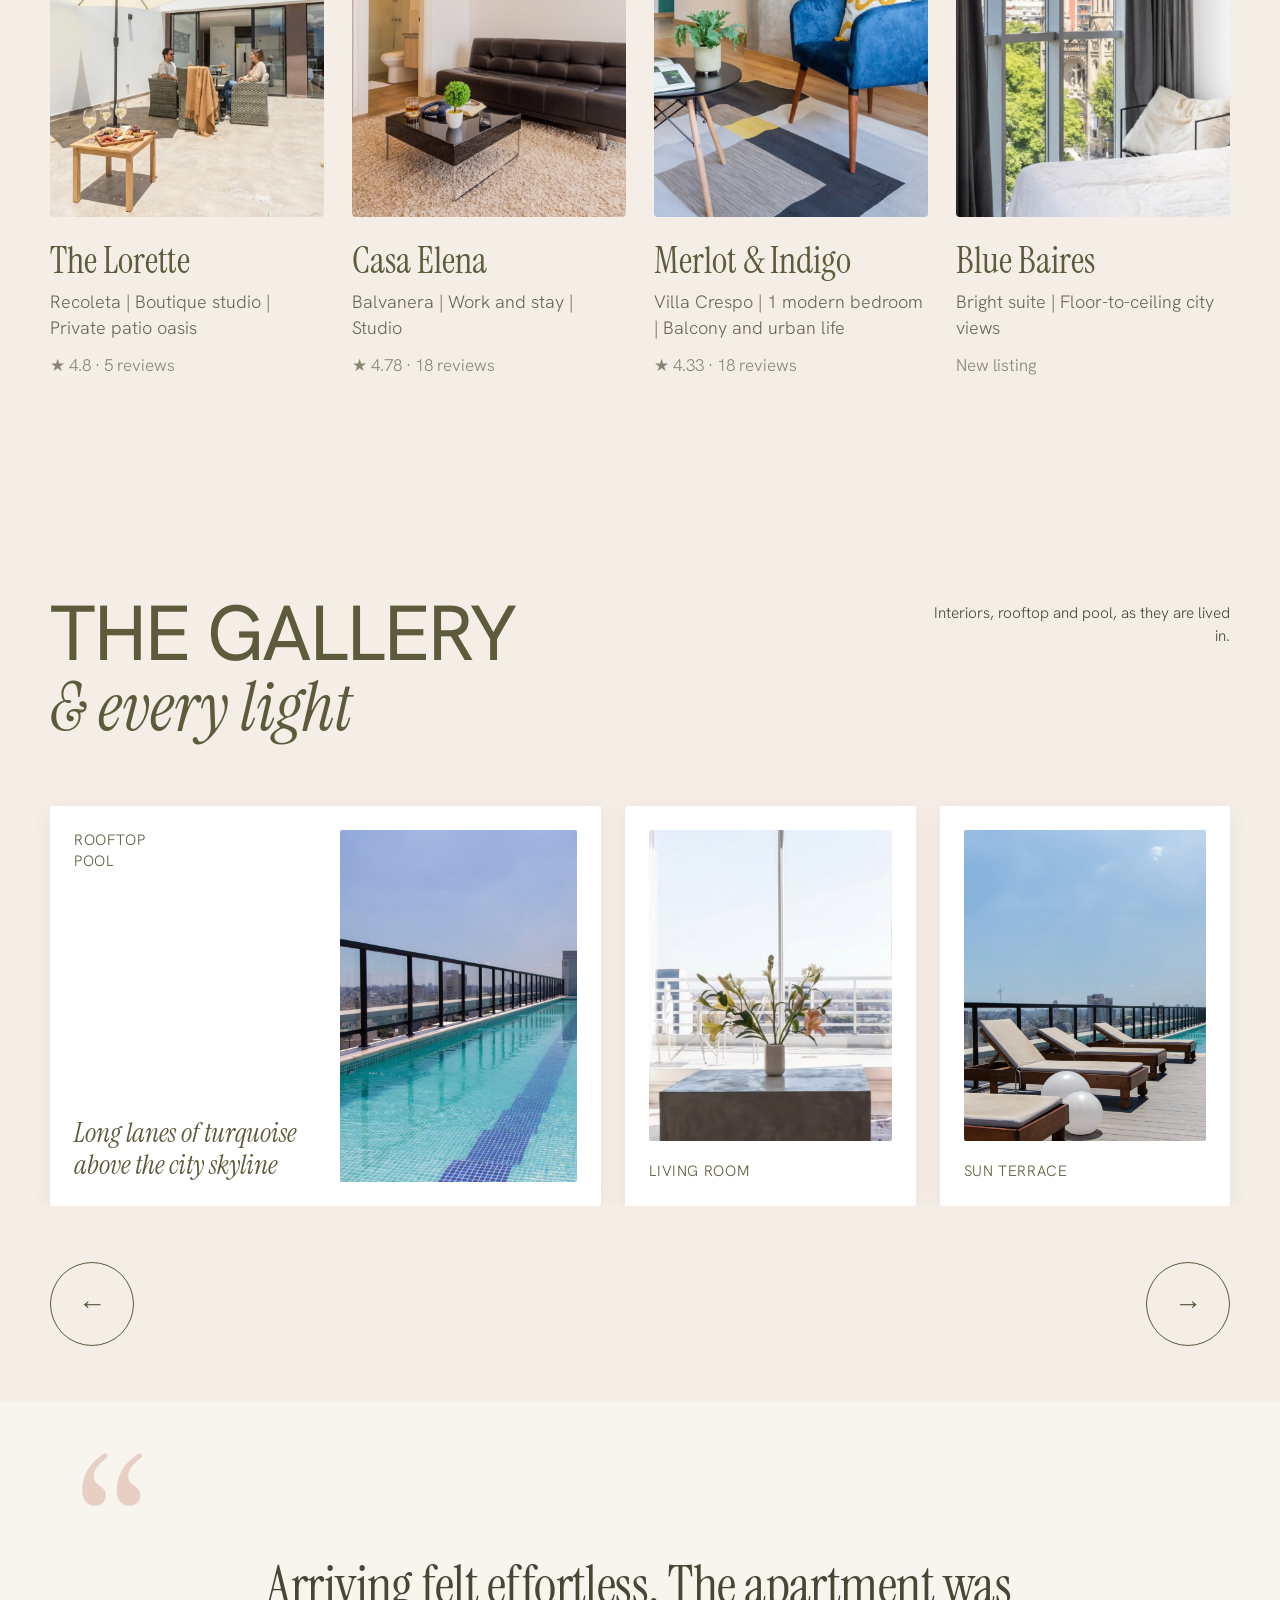
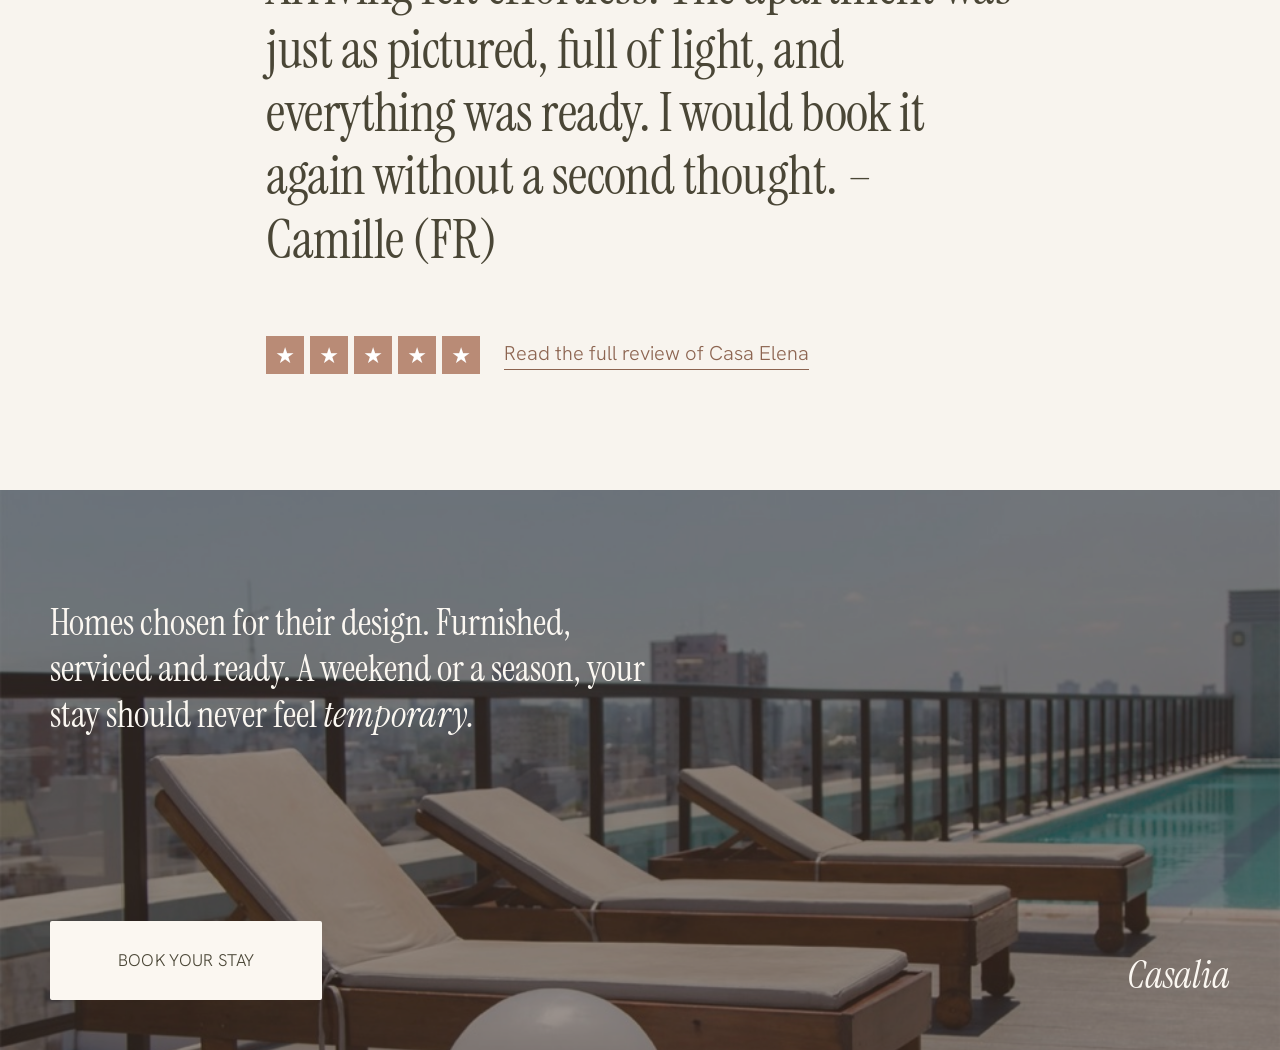
<file: casalia-proposal.html>
<!doctype html>
<html lang="en">
<head>
  <meta charset="utf-8">
  <meta name="viewport" content="width=device-width, initial-scale=1">
  <title>Casalia · Brand proposal by Diego Prado</title>
  <meta name="description" content="Brand proposal for Casalia, short and mid-term stays in Buenos Aires, by Diego Prado. Illustrative concept.">
  <meta name="robots" content="noindex">
  <link rel="icon" href="assets/favicon.svg?v=2" type="image/svg+xml">
  <link rel="preconnect" href="https://fonts.googleapis.com">
  <link rel="preconnect" href="https://fonts.gstatic.com" crossorigin>
  <link href="https://fonts.googleapis.com/css2?family=Hanken+Grotesk:wght@300;400&family=Instrument+Serif:ital@0;1&display=swap" rel="stylesheet">
  <style>
    /* ==========================================================================
       Casalia brand proposal by Diego Prado (rebuilt from the Claude Design file
       "Casalia Landing.dc.html", responsive). Self-contained: own fonts + colors.
       ========================================================================== */
    :root {
      --cream: #F8F4EE;
      --sand: #F4EEE6;
      --paper: #FBF7F1;
      --olive: #5E5A3C;
      --ink: #4A4636;
      --muted: #8C8470;
      --soft: #6B6558;
      --blush: #E8CFC4;
      --clay: #A8806B;
      --line: #C9BFAE;
      --serif: "Instrument Serif", Georgia, serif;
      --sans: "Hanken Grotesk", system-ui, sans-serif;
      --pad: clamp(20px, 3.9vw, 56px);
      color-scheme: light;
    }
    *, *::before, *::after { box-sizing: border-box; }
    html { scroll-behavior: smooth; }
    body { margin: 0; background: var(--cream); color: var(--ink); font-family: var(--sans); font-weight: 300; -webkit-font-smoothing: antialiased; overflow-x: hidden; }
    img { display: block; max-width: 100%; }
    a { color: inherit; text-decoration: none; }
    h1, h2, p { margin: 0; }
    .serif { font-family: var(--serif); }
    .it { font-family: var(--serif); font-style: italic; }
    .caps { text-transform: uppercase; letter-spacing: .04em; }
    .big { font-weight: 400; text-transform: uppercase; letter-spacing: -.025em; line-height: .95; color: var(--olive); font-size: clamp(2.6rem, 6.1vw, 5.5rem); }
    .big-it { font-family: var(--serif); font-style: italic; line-height: 1; color: var(--olive); font-size: clamp(2.3rem, 5.3vw, 4.75rem); margin-top: 4px; }
    .side-note { font-size: clamp(.95rem, 1.2vw, 1.06rem); line-height: 1.5; max-width: 300px; }
    .btn { display: inline-block; padding: clamp(16px, 2.2vw, 32px) clamp(28px, 5.3vw, 76px); font-size: 1.06rem; letter-spacing: .02em; text-transform: uppercase; border-radius: 2px; background: var(--paper); color: var(--ink); transition: background-color .2s ease, transform .2s ease; }
    .btn:hover { background: #fff; transform: translateY(-1px); }

    /* 01 Hero */
    .hero { position: relative; min-height: min(900px, 100svh); overflow: hidden; background: #CDBFAE; color: var(--paper); display: flex; flex-direction: column; }
    .hero > img { position: absolute; inset: 0; width: 100%; height: 100%; object-fit: cover; object-position: 50% 38%; }
    .hero::after { content: ""; position: absolute; inset: 0; background: linear-gradient(rgba(60,48,40,.55) 0%, rgba(60,48,40,.2) 45%, rgba(60,48,40,.5) 100%); }
    .hero > * { position: relative; z-index: 1; }
    .hero > img { position: absolute; z-index: 0; }
    .hero::after { z-index: 0; }
    .nav { display: flex; align-items: center; justify-content: space-between; gap: 20px; padding: clamp(20px, 2.5vw, 36px) var(--pad); }
    .logo { font-family: var(--serif); font-style: italic; font-size: clamp(2rem, 3vw, 2.75rem); }
    .nav-links { display: flex; gap: clamp(20px, 3.6vw, 52px); font-size: .94rem; letter-spacing: .04em; text-transform: uppercase; }
    .nav .btn { padding: 18px 36px; font-size: .94rem; letter-spacing: .04em; }
    .hero-copy { display: flex; justify-content: space-between; gap: 32px; padding: clamp(40px, 8vw, 110px) var(--pad) 40px; }
    .hero h1 { font-weight: 400; font-size: clamp(3rem, 6.1vw, 5.5rem); line-height: 1; letter-spacing: -.025em; text-transform: uppercase; }
    .hero h1 .it { display: block; text-transform: none; letter-spacing: 0; line-height: 1.05; margin-top: 4px; }
    .hero-side { max-width: 340px; text-align: right; font-size: clamp(1.05rem, 1.4vw, 1.25rem); line-height: 1.5; }
    .booking { margin: auto var(--pad) var(--pad); background: var(--paper); color: var(--ink); border-radius: 28px; padding: clamp(22px, 2.5vw, 36px) clamp(20px, 2.8vw, 40px) clamp(24px, 2.8vw, 40px); box-shadow: rgba(60,48,40,.25) 0 20px 60px; }
    .booking-head { display: flex; justify-content: space-between; align-items: baseline; gap: 16px; flex-wrap: wrap; margin-bottom: 28px; }
    .booking-head .serif { font-size: clamp(1.9rem, 3.6vw, 3.25rem); line-height: 1; }
    .booking-head span { font-size: 1.06rem; }
    .booking-bar { display: grid; grid-template-columns: 1.2fr 1fr 1fr 1fr auto; align-items: center; background: #fff; border: 1px solid #E9E1D5; border-radius: 18px; overflow: hidden; }
    .field { padding: 22px 28px; border-right: 1px solid #E9E1D5; }
    .field:nth-child(4) { border-right: 0; }
    .field small { display: block; font-size: .81rem; letter-spacing: .08em; text-transform: uppercase; color: #A39A86; margin-bottom: 6px; }
    .field span { font-size: 1.25rem; color: var(--muted); }
    .field span.set { color: var(--ink); }
    .search { margin: 12px; padding: 26px 52px; border-radius: 14px; background: var(--blush); font-size: 1.06rem; letter-spacing: .04em; text-transform: uppercase; font-weight: 400; transition: filter .2s ease; }
    .search:hover { filter: brightness(.96); }

    /* 02 Philosophy */
    .philosophy { display: grid; grid-template-columns: minmax(0, 880px) 1fr; gap: clamp(32px, 4.4vw, 64px); padding: 96px 0 96px var(--pad); background: var(--cream); }
    .eyebrow { font-size: .94rem; letter-spacing: .12em; text-transform: uppercase; color: var(--clay); margin-bottom: 24px; }
    .philosophy .big { font-size: clamp(2.6rem, 5.8vw, 5.25rem); line-height: .97; }
    .philosophy .big-it { font-size: clamp(2.8rem, 6.4vw, 5.75rem); }
    .philosophy p.lead { margin-top: clamp(32px, 4vw, 56px); max-width: 700px; font-size: clamp(1.1rem, 1.5vw, 1.375rem); line-height: 1.55; }
    .pillars { margin-top: clamp(40px, 5vw, 72px); display: grid; grid-template-columns: repeat(3, 1fr); gap: 36px; }
    .pillars div { border-top: 1px solid var(--line); padding-top: 22px; }
    .pillars .it { font-size: clamp(1.6rem, 2.5vw, 2.25rem); line-height: 1.1; color: var(--olive); margin-bottom: 12px; }
    .pillars p { font-size: 1.125rem; line-height: 1.5; }
    .philosophy figure { margin: 0; border-radius: 2px 0 0 2px; overflow: hidden; box-shadow: rgba(94,90,60,.12) 0 8px 30px; min-height: 420px; }
    .philosophy figure img { width: 100%; height: 100%; object-fit: cover; }

    /* 03 Residences */
    .residences { background: var(--cream); }
    .section-head { display: flex; justify-content: space-between; align-items: flex-start; gap: 24px; padding: 70px var(--pad) 0; }
    .section-head .side-note { text-align: right; margin-top: 6px; }
    .tabs { display: flex; gap: 12px; padding: clamp(32px, 4vw, 56px) var(--pad) clamp(36px, 4.5vw, 60px); flex-wrap: wrap; }
    .tabs button { font: inherit; font-size: 1rem; letter-spacing: .04em; text-transform: uppercase; padding: 22px 52px; border: 1px solid var(--olive); border-radius: 2px; background: transparent; color: var(--ink); cursor: pointer; transition: background-color .2s ease, color .2s ease; }
    .tabs button[aria-pressed="true"] { background: var(--olive); color: var(--cream); }
    .feature { position: relative; min-height: 580px; color: var(--paper); overflow: hidden; display: flex; flex-direction: column; justify-content: space-between; padding: clamp(60px, 10vw, 150px) var(--pad) 50px; }
    .feature > img { position: absolute; inset: 0; width: 100%; height: 100%; object-fit: cover; object-position: 50% 68%; }
    .feature::after { content: ""; position: absolute; inset: 0; background: linear-gradient(90deg, rgba(60,48,40,.55) 0%, rgba(60,48,40,0) 55%), linear-gradient(0deg, rgba(60,48,40,.45) 0%, rgba(60,48,40,0) 40%); }
    .feature > * { position: relative; z-index: 1; }
    .feature > img { position: absolute; z-index: 0; }
    .feature::after { z-index: 0; }
    .feature-copy { max-width: 600px; }
    .feature-copy small { display: block; font-size: 1.125rem; margin-bottom: 6px; }
    .feature-copy .name { font-size: clamp(2.6rem, 5.3vw, 4.75rem); line-height: 1; text-transform: uppercase; letter-spacing: -.02em; font-weight: 400; }
    .feature-copy p { font-size: clamp(1.1rem, 1.5vw, 1.31rem); line-height: 1.5; margin: 24px 0 36px; }
    .chips { display: flex; gap: 10px; flex-wrap: wrap; font-size: 1rem; color: var(--ink); }
    .chips span { background: var(--paper); padding: 10px 18px; border-radius: 2px; }
    .feature-foot { display: flex; justify-content: space-between; align-items: flex-end; gap: 20px; margin-top: 48px; }
    .feature-foot .serif { font-size: 1.6rem; letter-spacing: .02em; }

    /* 03b Stays */
    .stays { background: var(--sand); padding: 100px var(--pad) 110px; }
    .stays .section-head { padding: 0 0 56px; align-items: flex-end; }
    .stay-grid { display: grid; grid-template-columns: repeat(4, 1fr); gap: 28px; }
    .stay-card .photo { height: clamp(300px, 29vw, 420px); border-radius: 4px; overflow: hidden; background: var(--blush); }
    .stay-card .photo img { width: 100%; height: 100%; object-fit: cover; transition: transform .6s ease; }
    .stay-card:hover .photo img { transform: scale(1.04); }
    .stay-card .serif { font-size: clamp(2rem, 2.9vw, 2.6rem); line-height: 1.1; color: var(--olive); margin: 24px 0 8px; }
    .stay-card .meta { font-size: 1.125rem; line-height: 1.45; color: var(--soft); min-height: 52px; }
    .stay-card .rating { font-size: 1.06rem; color: var(--muted); margin-top: 12px; }

    /* 04 Gallery */
    .gallery { background: var(--sand); padding: 110px 0 56px; }
    .gallery .section-head { padding-top: 0; }
    .gallery-track { display: grid; grid-auto-flow: column; grid-auto-columns: minmax(280px, 1fr); grid-template-columns: 1.9fr 1fr 1fr; gap: 24px; padding: 64px var(--pad) 0; overflow-x: auto; scrollbar-width: none; scroll-snap-type: x mandatory; }
    .gallery-track::-webkit-scrollbar { display: none; }
    .g-card { background: #fff; border-radius: 2px; box-shadow: rgba(94,90,60,.08) 0 4px 20px; padding: 24px; height: 400px; scroll-snap-align: start; }
    .g-card.wide { display: grid; grid-template-columns: 1fr 1fr; gap: 28px; }
    .g-card.wide .copy { display: flex; flex-direction: column; justify-content: space-between; }
    .g-card.tall { display: flex; flex-direction: column; gap: 20px; }
    .g-card .label { font-size: .94rem; letter-spacing: .04em; text-transform: uppercase; color: var(--olive); line-height: 1.4; }
    .g-card .it { font-size: clamp(1.5rem, 2.1vw, 1.9rem); line-height: 1.2; color: var(--olive); }
    .g-card .pic { border-radius: 2px; overflow: hidden; min-height: 0; flex: 1; }
    .g-card .pic img { width: 100%; height: 100%; object-fit: cover; }
    .round-btn { width: 84px; height: 84px; border: 1px solid var(--olive); border-radius: 50%; display: grid; place-items: center; font-size: 1.75rem; color: var(--olive); background: transparent; cursor: pointer; transition: background-color .2s ease, color .2s ease; }
    .round-btn:hover { background: var(--olive); color: var(--cream); }
    .gallery-nav { display: flex; justify-content: space-between; padding: 56px var(--pad) 0; }

    /* 05 Review */
    .review { position: relative; background: var(--cream); padding: clamp(80px, 12vw, 170px) clamp(24px, 20.8vw, 300px) clamp(80px, 9vw, 130px); overflow: hidden; }
    .review .quote-mark { position: absolute; left: clamp(16px, 6.7vw, 96px); top: 40px; font-family: var(--serif); font-size: clamp(9rem, 18vw, 16.25rem); line-height: 1; color: var(--blush); pointer-events: none; }
    .review blockquote { position: relative; margin: 0; max-width: 1000px; font-family: var(--serif); font-size: clamp(1.9rem, 4.2vw, 3.75rem); line-height: 1.18; letter-spacing: -.01em; }
    .review-foot { position: relative; display: flex; align-items: center; gap: 24px; flex-wrap: wrap; margin-top: clamp(40px, 5vw, 72px); }
    .stars { display: flex; gap: 6px; }
    .stars span { width: 38px; height: 38px; background: #B98B76; color: #fff; display: grid; place-items: center; font-size: 1.375rem; }
    .review-foot a { font-size: 1.25rem; color: #8C6450; border-bottom: 1px solid #8C6450; padding-bottom: 3px; }

    /* 06 Contact */
    .contact { position: relative; min-height: 560px; color: var(--paper); background: #6B6250; overflow: hidden; display: flex; flex-direction: column; justify-content: space-between; padding: 110px var(--pad) var(--pad); }
    .contact > img { position: absolute; inset: 0; width: 100%; height: 100%; object-fit: cover; object-position: 50% 70%; }
    .contact::after { content: ""; position: absolute; inset: 0; background: rgba(70,56,46,.55); }
    .contact > * { position: relative; z-index: 1; }
    .contact > img { position: absolute; z-index: 0; }
    .contact::after { z-index: 0; }
    .contact p { max-width: 620px; font-family: var(--serif); font-size: clamp(1.8rem, 2.9vw, 2.6rem); line-height: 1.25; }
    .contact-foot { display: flex; justify-content: space-between; align-items: flex-end; gap: 20px; margin-top: 56px; }

    /* Back to the case study */
    .concept-tag { position: fixed; left: 16px; bottom: 16px; z-index: 50; font: 400 .8rem/1 var(--sans); letter-spacing: .06em; text-transform: uppercase; background: rgba(74,70,54,.9); color: var(--paper); padding: 10px 14px; border-radius: 999px; }
    .concept-tag:hover { background: var(--ink); }

    /* Responsive */
    @media (max-width: 1100px) {
      .booking-bar { grid-template-columns: 1fr 1fr; }
      .field:nth-child(2) { border-right: 0; }
      .field:nth-child(-n+2) { border-bottom: 1px solid #E9E1D5; }
      .search { grid-column: 1 / -1; text-align: center; }
      .philosophy { grid-template-columns: 1fr; padding-right: var(--pad); }
      .philosophy figure { min-height: 0; aspect-ratio: 4 / 3; border-radius: 2px; }
      .stay-grid { grid-template-columns: repeat(2, 1fr); row-gap: 48px; }
    }
    @media (max-width: 760px) {
      .nav-links { display: none; }
      .nav .btn { padding: 14px 20px; font-size: .8rem; }
      .hero-copy { flex-direction: column; }
      .hero-side { text-align: left; }
      .booking { border-radius: 20px; }
      .booking-bar { grid-template-columns: 1fr; }
      .field { border-right: 0; border-bottom: 1px solid #E9E1D5; }
      .pillars { grid-template-columns: 1fr; gap: 24px; }
      .section-head, .stays .section-head { flex-direction: column; align-items: flex-start; }
      .section-head .side-note { text-align: left; }
      .tabs button { padding: 16px 28px; }
      .feature-foot, .contact-foot { flex-direction: column; align-items: flex-start; }
      .stay-grid { grid-template-columns: 1fr; }
      .gallery-track { grid-template-columns: none; grid-auto-columns: 85%; }
      .g-card.wide { grid-template-columns: 1fr; grid-template-rows: auto 1fr; }
      .round-btn { width: 60px; height: 60px; font-size: 1.4rem; }
    }
    /* shown as a preview inside the case study: no scrollbar, no back link */
    html.is-preview, html.is-preview body { overflow: hidden; }
    html.is-preview .concept-tag { display: none; }
    @media (prefers-reduced-motion: reduce) { html { scroll-behavior: auto; } * { transition: none !important; } }
  </style>
</head>
<body>

  <!-- 01 Hero -->
  <section class="hero" id="top">
    <img src="assets/images/projects/casalia/14-buenos-aires.jpg" alt="Classic Buenos Aires architecture">
    <nav class="nav" aria-label="Casalia">
      <span class="logo">Casalia</span>
      <div class="nav-links">
        <a href="#philosophy">Philosophy</a>
        <a href="#stays">Stays</a>
        <a href="#gallery">Gallery</a>
        <a href="#contact">Contact</a>
      </div>
      <a class="btn" href="#stays">Book a stay</a>
    </nav>
    <div class="hero-copy">
      <h1>Home,<span class="it">for however long.</span></h1>
      <p class="hero-side">Your stay in Buenos Aires, from a few nights to several months.</p>
    </div>
    <div class="booking">
      <div class="booking-head">
        <div class="serif">Book a stay in one of our <i>finest homes</i></div>
        <span>Short and mid-term stays, fully serviced</span>
      </div>
      <div class="booking-bar">
        <div class="field"><small>Where</small><span class="set">Buenos Aires</span></div>
        <div class="field"><small>Check in</small><span>Add dates</span></div>
        <div class="field"><small>Check out</small><span>Add dates</span></div>
        <div class="field"><small>Guests</small><span>Add guests</span></div>
        <a class="search" href="#stays">Search stays</a>
      </div>
    </div>
  </section>

  <!-- 02 Philosophy -->
  <section class="philosophy" id="philosophy">
    <div>
      <p class="eyebrow">Our philosophy</p>
      <h2 class="big">A stay should<br>never feel</h2>
      <div class="big-it">temporary.</div>
      <p class="lead">Whether you are here for a weekend, a month or a season, we believe every stay deserves the same care: a home with character, and service that feels personal from the day you arrive to the day you leave.</p>
      <div class="pillars">
        <div><div class="it">A home that fits you.</div><p>Choose your home by your style, your rhythm and what you need from it.</p></div>
        <div><div class="it">Ready when you are.</div><p>Each home arrives fully furnished and serviced. All you have to do is unpack.</p></div>
        <div><div class="it">With you throughout.</div><p>Our service does not end at check-in. We stay close for the length of your stay, however long that is.</p></div>
      </div>
    </div>
    <figure><img src="assets/images/projects/casalia/02-bedroom-view.jpg" alt="Bedroom with floor-to-ceiling windows and a view of the church" loading="lazy"></figure>
  </section>

  <!-- 03 Residences -->
  <section class="residences">
    <div class="section-head">
      <div><h2 class="big">Which stay</h2><div class="big-it">is right for you?</div></div>
      <p class="side-note">Select your stay length and receive a curated selection tailored to your dates.</p>
    </div>
    <div class="tabs" role="group" aria-label="Stay length">
      <button type="button" aria-pressed="true">Nights</button>
      <button type="button" aria-pressed="false">Weeks</button>
      <button type="button" aria-pressed="false">Months</button>
    </div>
    <div class="feature">
      <img src="assets/images/projects/casalia/05-terrace.jpg" alt="Guests on a private terrace" loading="lazy">
      <div class="feature-copy">
        <small>Recoleta, Buenos Aires</small>
        <div class="name">The Lorette</div>
        <p>A boutique studio with its own private patio, an oasis for slow mornings and long afternoons.</p>
        <div class="chips"><span>Private patio</span><span>Boutique studio</span><span>Fully serviced</span></div>
      </div>
      <div class="feature-foot">
        <span class="serif">★ 4.8 · 5 reviews</span>
        <a class="btn" href="#stays">View stay</a>
      </div>
    </div>
  </section>

  <!-- 03b Stays -->
  <section class="stays" id="stays">
    <div class="section-head">
      <div><h2 class="big">Our stays</h2><div class="big-it">across the city</div></div>
      <p class="side-note">Boutique studios and apartments in Buenos Aires’ most characterful neighborhoods.</p>
    </div>
    <div class="stay-grid">
      <article class="stay-card">
        <div class="photo"><img src="assets/images/projects/casalia/05-terrace.jpg" alt="The Lorette terrace" loading="lazy"></div>
        <div class="serif">The Lorette</div>
        <div class="meta">Recoleta | Boutique studio | Private patio oasis</div>
        <div class="rating">★ 4.8 · 5 reviews</div>
      </article>
      <article class="stay-card">
        <div class="photo"><img src="assets/images/projects/casalia/15-casa-elena.jpg" alt="Casa Elena living room" loading="lazy"></div>
        <div class="serif">Casa Elena</div>
        <div class="meta">Balvanera | Work and stay | Studio</div>
        <div class="rating">★ 4.78 · 18 reviews</div>
      </article>
      <article class="stay-card">
        <div class="photo"><img src="assets/images/projects/casalia/07-blue-chair.jpg" alt="Merlot &amp; Indigo living room" loading="lazy"></div>
        <div class="serif">Merlot &amp; Indigo</div>
        <div class="meta">Villa Crespo | 1 modern bedroom | Balcony and urban life</div>
        <div class="rating">★ 4.33 · 18 reviews</div>
      </article>
      <article class="stay-card">
        <div class="photo"><img src="assets/images/projects/casalia/02-bedroom-view.jpg" alt="Blue Baires bedroom with city views" loading="lazy"></div>
        <div class="serif">Blue Baires</div>
        <div class="meta">Bright suite | Floor-to-ceiling city views</div>
        <div class="rating">New listing</div>
      </article>
    </div>
  </section>

  <!-- 04 Gallery -->
  <section class="gallery" id="gallery">
    <div class="section-head">
      <div><h2 class="big">The gallery</h2><div class="big-it">&amp; every light</div></div>
      <p class="side-note">Interiors, rooftop and pool, as they are lived in.</p>
    </div>
    <div class="gallery-track">
      <div class="g-card wide">
        <div class="copy"><div class="label">Rooftop<br>pool</div><div class="it">Long lanes of turquoise above the city skyline</div></div>
        <div class="pic"><img src="assets/images/projects/casalia/10-rooftop-pool.jpg" alt="Rooftop pool above the city" loading="lazy"></div>
      </div>
      <div class="g-card tall">
        <div class="pic"><img src="assets/images/projects/casalia/01-living-view.jpg" alt="Living room with flowers by the window" loading="lazy"></div>
        <div class="label">Living room</div>
      </div>
      <div class="g-card tall">
        <div class="pic"><img src="assets/images/projects/casalia/09-rooftop-loungers.jpg" alt="Sun terrace with loungers" loading="lazy"></div>
        <div class="label">Sun terrace</div>
      </div>
    </div>
    <div class="gallery-nav">
      <button class="round-btn" type="button" data-dir="-1" aria-label="Previous">←</button>
      <button class="round-btn" type="button" data-dir="1" aria-label="Next">→</button>
    </div>
  </section>

  <!-- 05 Review -->
  <section class="review">
    <div class="quote-mark" aria-hidden="true">“</div>
    <blockquote>Arriving felt effortless. The apartment was just as pictured, full of light, and everything was ready. I would book it again without a second thought. – Camille (FR)</blockquote>
    <div class="review-foot">
      <div class="stars" aria-label="5 out of 5 stars"><span>★</span><span>★</span><span>★</span><span>★</span><span>★</span></div>
      <a href="#stays">Read the full review of Casa Elena</a>
    </div>
  </section>

  <!-- 06 Contact -->
  <section class="contact" id="contact">
    <img src="assets/images/projects/casalia/09-rooftop-loungers.jpg" alt="" loading="lazy">
    <p>Homes chosen for their design. Furnished, serviced and ready. A weekend or a season, your stay should never feel <i>temporary.</i></p>
    <div class="contact-foot">
      <a class="btn" href="#top">Book your stay</a>
      <span class="logo">Casalia</span>
    </div>
  </section>

  <a class="concept-tag" href="proyecto.html?id=casalia">← Brand proposal by Diego Prado · Back to the case study</a>

  <script>
    if (window.self !== window.top) document.documentElement.classList.add('is-preview');
    // Stay-length tabs (visual only in this concept)
    document.querySelectorAll('.tabs button').forEach((b, _, all) => b.addEventListener('click', () => {
      all.forEach((x) => x.setAttribute('aria-pressed', String(x === b)));
    }));
    // Gallery arrows scroll the cards
    const track = document.querySelector('.gallery-track');
    document.querySelectorAll('.gallery-nav .round-btn').forEach((btn) => btn.addEventListener('click', () => {
      track.scrollBy({ left: Number(btn.dataset.dir) * track.clientWidth * 0.6, behavior: 'smooth' });
    }));
  </script>
</body>
</html>
</file>
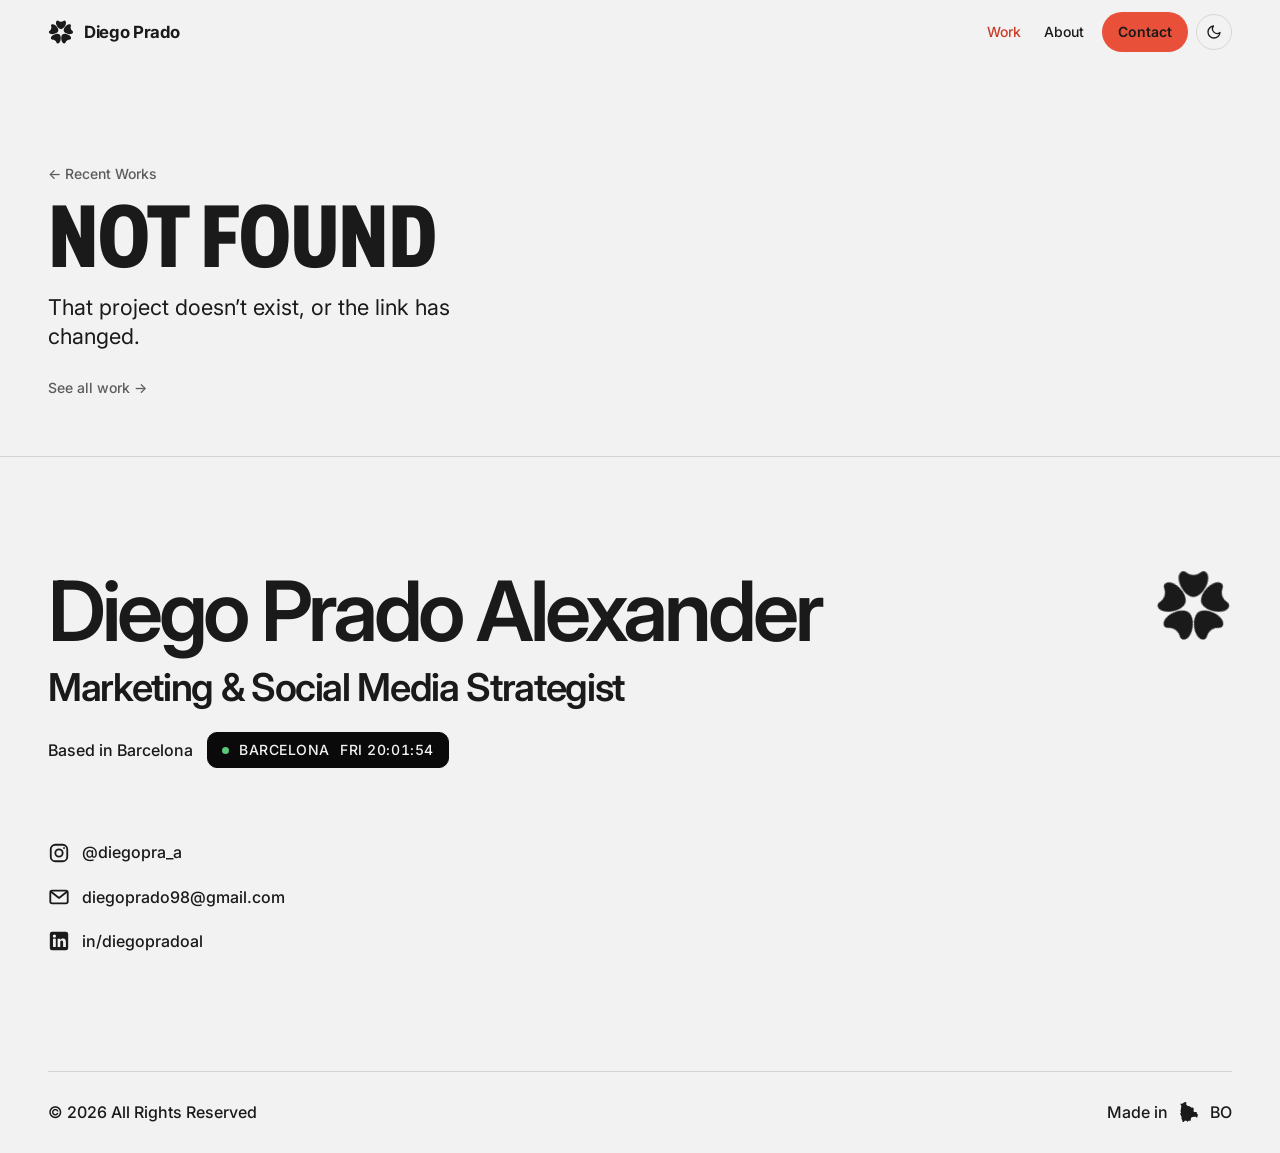
<file: proyecto.html>
<!doctype html>
<html lang="en" class="no-js">
<head>
  <meta charset="utf-8">
  <meta name="viewport" content="width=device-width, initial-scale=1">
  <!-- Title and description are replaced per project by js/projects.js -->
  <title>Case study · Diego Prado</title>
  <meta name="description" content="Case study by Diego Prado, marketing and social media strategist in Barcelona.">
  <!-- Share preview (WhatsApp, LinkedIn…). Image URL must be absolute; update it if the site address changes -->
  <meta property="og:type" content="website">
  <meta property="og:title" content="Case study · Diego Prado">
  <meta property="og:description" content="Case study by Diego Prado, marketing and social media strategist in Barcelona.">
  <meta property="og:image" content="https://diegopralexander.github.io/portfolio/assets/og-cover.jpg?v=2">
  <meta property="og:image:width" content="1200">
  <meta property="og:image:height" content="630">
  <meta name="twitter:card" content="summary_large_image">
  <meta name="theme-color" content="#F2F2F2" media="(prefers-color-scheme: light)">
  <meta name="theme-color" content="#141312" media="(prefers-color-scheme: dark)">
  <link rel="icon" href="assets/favicon.svg?v=2" type="image/svg+xml">

  <script>try{var t=localStorage.getItem('theme');if(t)document.documentElement.dataset.theme=t}catch(e){}</script>

  <link rel="preconnect" href="https://fonts.googleapis.com">
  <link rel="preconnect" href="https://fonts.gstatic.com" crossorigin>
  <link href="https://fonts.googleapis.com/css2?family=Archivo:wdth,wght@62..100,800&family=Inter:opsz,wght@14..32,400..700&family=Cormorant+Garamond:wght@400;700&display=swap" rel="stylesheet">
  <link rel="stylesheet" href="css/style.css?v=1.0.22">
  <link rel="stylesheet" href="css/flower.css?v=1.0.0">
</head>
<body>
  <a class="skip-link" href="#main">Skip to content</a>

  <header class="site-header">
    <div class="wrap">
      <a class="brand" href="index.html" aria-label="Diego Prado, home">
        <span class="brand-mark" aria-hidden="true"><svg viewBox="410 720 380 360"><path transform="rotate(0 600 900)" d="M600,858 C575,858 545,830 531,790 C524,768 525,746 539,735 C553,724 568,742 580,746 C592,750 608,750 620,746 C632,742 647,724 661,735 C675,746 676,768 669,790 C655,830 625,858 600,858 Z"/><path transform="rotate(72 600 900)" d="M600,858 C575,858 545,830 531,790 C524,768 525,746 539,735 C553,724 568,742 580,746 C592,750 608,750 620,746 C632,742 647,724 661,735 C675,746 676,768 669,790 C655,830 625,858 600,858 Z"/><path transform="rotate(144 600 900)" d="M600,858 C575,858 545,830 531,790 C524,768 525,746 539,735 C553,724 568,742 580,746 C592,750 608,750 620,746 C632,742 647,724 661,735 C675,746 676,768 669,790 C655,830 625,858 600,858 Z"/><path transform="rotate(216 600 900)" d="M600,858 C575,858 545,830 531,790 C524,768 525,746 539,735 C553,724 568,742 580,746 C592,750 608,750 620,746 C632,742 647,724 661,735 C675,746 676,768 669,790 C655,830 625,858 600,858 Z"/><path transform="rotate(288 600 900)" d="M600,858 C575,858 545,830 531,790 C524,768 525,746 539,735 C553,724 568,742 580,746 C592,750 608,750 620,746 C632,742 647,724 661,735 C675,746 676,768 669,790 C655,830 625,858 600,858 Z"/></svg></span>
        <span class="brand-text"><span class="brand-name">Diego Prado</span></span>
      </a>
      <nav class="nav" aria-label="Main">
        <a href="index.html#work" aria-current="page">Work</a>
        <a href="about.html">About</a>
        <a class="pill" href="#contact">Contact</a>
        <button class="theme-toggle" type="button" aria-label="Switch theme">
          <svg class="icon-moon" viewBox="0 0 24 24" fill="none" stroke="currentColor" stroke-width="2" stroke-linecap="round" stroke-linejoin="round" aria-hidden="true"><path d="M21 12.8A9 9 0 1 1 11.2 3a7 7 0 0 0 9.8 9.8z"/></svg>
          <svg class="icon-sun" viewBox="0 0 24 24" fill="none" stroke="currentColor" stroke-width="2" stroke-linecap="round" aria-hidden="true"><circle cx="12" cy="12" r="4.5"/><path d="M12 1.5v2M12 20.5v2M4.6 4.6l1.4 1.4M18 18l1.4 1.4M1.5 12h2M20.5 12h2M4.6 19.4 6 18M18 6l1.4-1.4"/></svg>
        </button>
      </nav>
    </div>
  </header>

  <!-- The whole case study is rendered here from data/projects.json, using ?id= in the URL -->
  <main id="main">
    <div id="case-study">
      <p class="status wrap">Loading project…</p>
    </div>
  </main>

  <!-- ===== Footer / contact (same on every page). Edit your links here. ===== -->
  <footer class="site-footer" id="contact">
    <div class="wrap">
      <div class="footer-main">
        <div>
          <p class="footer-name">Diego Prado Alexander</p>
          <p class="footer-role">Marketing &amp; Social Media Strategist</p>
          <p class="footer-place">Based in Barcelona <span class="clock-badge"><span class="dot" aria-hidden="true"></span>Barcelona <time data-clock>--- --:--:--</time></span></p>

          <ul class="socials">
            <li><a href="https://www.instagram.com/diegopra_a/" target="_blank" rel="noopener">
              <svg viewBox="0 0 24 24" fill="none" stroke="currentColor" stroke-width="2" aria-hidden="true"><rect x="3" y="3" width="18" height="18" rx="5"/><circle cx="12" cy="12" r="4"/><circle cx="17.5" cy="6.5" r="1" fill="currentColor" stroke="none"/></svg>
              <span>@diegopra_a</span></a></li>
            <li><a href="mailto:diegoprado98@gmail.com">
              <svg viewBox="0 0 24 24" fill="none" stroke="currentColor" stroke-width="2" stroke-linejoin="round" aria-hidden="true"><rect x="2.5" y="5" width="19" height="14" rx="2"/><path d="m3 6 9 7 9-7"/></svg>
              <span>diegoprado98@gmail.com</span></a></li>
            <li><a href="https://www.linkedin.com/in/diegopradoal" target="_blank" rel="noopener">
              <svg viewBox="0 0 24 24" aria-hidden="true"><rect x="2" y="2" width="20" height="20" rx="2.5" fill="currentColor"/><g fill="var(--bg)"><rect x="5.5" y="9.5" width="3" height="9"/><circle cx="7" cy="6.6" r="1.8"/><path d="M10.5 9.5h2.9v1.3c.5-.9 1.6-1.6 3-1.6 2.6 0 3.1 1.7 3.1 3.9v5.4h-3v-4.8c0-1.1-.1-2.3-1.5-2.3s-1.6 1-1.6 2.2v4.9h-2.9z"/></g></svg>
              <span>in/diegopradoal</span></a></li>
          </ul>
        </div>
        <a class="footer-mark flower-logo" href="index.html" aria-label="Diego Prado, home">
          <svg viewBox="410 720 380 360" aria-hidden="true">
            <g transform="rotate(0 600 900)"><path class="p p0" d="M600,858 C575,858 545,830 531,790 C524,768 525,746 539,735 C553,724 568,742 580,746 C592,750 608,750 620,746 C632,742 647,724 661,735 C675,746 676,768 669,790 C655,830 625,858 600,858 Z"/></g>
            <g transform="rotate(72 600 900)"><path class="p p1" d="M600,858 C575,858 545,830 531,790 C524,768 525,746 539,735 C553,724 568,742 580,746 C592,750 608,750 620,746 C632,742 647,724 661,735 C675,746 676,768 669,790 C655,830 625,858 600,858 Z"/></g>
            <g transform="rotate(144 600 900)"><path class="p p2" d="M600,858 C575,858 545,830 531,790 C524,768 525,746 539,735 C553,724 568,742 580,746 C592,750 608,750 620,746 C632,742 647,724 661,735 C675,746 676,768 669,790 C655,830 625,858 600,858 Z"/></g>
            <g transform="rotate(216 600 900)"><path class="p p3" d="M600,858 C575,858 545,830 531,790 C524,768 525,746 539,735 C553,724 568,742 580,746 C592,750 608,750 620,746 C632,742 647,724 661,735 C675,746 676,768 669,790 C655,830 625,858 600,858 Z"/></g>
            <g transform="rotate(288 600 900)"><path class="p p4" d="M600,858 C575,858 545,830 531,790 C524,768 525,746 539,735 C553,724 568,742 580,746 C592,750 608,750 620,746 C632,742 647,724 661,735 C675,746 676,768 669,790 C655,830 625,858 600,858 Z"/></g>
          </svg>
        </a>
      </div>

      <div class="footer-bottom">
        <span>© <span data-year></span> All Rights Reserved</span>
        <span class="made-in">Made in
          <svg viewBox="0 0 24 24" aria-hidden="true"><path d="M13.1 21.6 L11.3 21.5 L10.7 22.9 L9.7 21.7 L7.6 21.3 L6.3 22.8 L5.1 23.0 L4.5 20.7 L3.6 18.8 L4.1 17.2 L3.3 16.5 L3.1 15.3 L2.3 14.1 L3.3 12.3 L2.6 10.9 L3.0 10.3 L2.7 9.7 L3.3 8.9 L3.3 7.4 L3.4 6.3 L3.8 5.7 L2.4 3.0 L3.6 3.1 L4.4 3.1 L4.8 2.6 L6.2 1.9 L7.0 1.3 L9.1 1.0 L8.9 2.3 L9.1 2.9 L9.0 4.0 L10.8 5.5 L12.6 5.8 L13.2 6.4 L14.3 6.8 L14.9 7.3 L16.0 7.2 L16.9 7.7 L17.0 8.7 L17.3 9.2 L17.3 9.9 L16.8 9.9 L17.4 11.9 L20.5 12.0 L20.3 12.9 L20.5 13.6 L21.3 14.1 L21.7 15.1 L21.4 16.4 L21.0 17.2 L21.2 18.1 L20.7 18.5 L20.6 18.0 L19.1 17.1 L17.6 17.1 L14.8 17.6 L14.1 19.0 L14.0 19.9 L13.4 22.0 L13.1 21.6 Z" fill="currentColor"/></svg>
          BO</span>
      </div>
    </div>
  </footer>

  <script src="js/main.js?v=1.0.0"></script>
  <script src="js/flower.js?v=1.0.0"></script>
  <script src="js/lightbox.js?v=1.0.3"></script>
  <script src="js/projects.js?v=1.0.17"></script>
</body>
</html>
</file>
<file: css/style.css>
/* ==========================================================================
   Diego Prado: Portfolio
   One stylesheet, mobile-first. Edit colors and type in the tokens below.
   ========================================================================== */

/* ---------- 1. Tokens (light theme) ---------- */
:root {
  --bg: #F2F2F2;            /* page background: light grey */
  --bg-soft: #E6E6E6;       /* subtle panels, placeholders */
  --ink: #1A1A1A;           /* main text */
  --ink-soft: #5C5C5C;      /* secondary text */
  --line: #D4D4D4;          /* hairlines */
  --accent: #E8503A;        /* coral: pill button, highlights, hovers */
  --accent-ink: #1A1A1A;    /* text on accent */
  --accent-text: #C93C27;   /* accent used as text on --bg (darker for contrast) */


  --statement-bg: #0A0A0A;  /* About intro block */
  --statement-ink: #F5F3F0;

  --shadow: 0 18px 40px -18px rgba(26, 26, 26, .35);

  /* Type */
  --font-display: "Archivo", "Arial Narrow", sans-serif;  /* condensed bold: brand, cards, statements, headings */
  --font-body: "Inter", system-ui, sans-serif;
  --font-intro: "Inter", system-ui, sans-serif;  /* hero sentence + aside */
  --font-serif: "Cormorant Garamond", Georgia, serif;  /* "Recent Works", card titles + card numbers */

  --fs-intro: clamp(2.4rem, 6.6vw, 8.5rem);  /* Hero sentence */
  --fs-xl: clamp(2.5rem, 7vw, 6rem);          /* Section titles, statements */
  --fs-lg: clamp(1.5rem, 3.2vw, 2.6rem);      /* Tagline, card titles */
  --fs-md: clamp(1.125rem, 1.6vw, 1.35rem);   /* Lead text */
  --fs-base: 1rem;
  --fs-sm: .875rem;
  --fs-xs: .75rem;

  /* Layout */
  --gutter: 16px;
  --max: 1400px;
  --radius: 14px;
  --header-h: 64px;
  --ease: cubic-bezier(.2, .7, .2, 1);

  color-scheme: light;
}

/* ---------- 2. Dark theme ---------- */
/* Same values twice: once for the OS setting, once for the manual toggle. */
@media (prefers-color-scheme: dark) {
  :root:not([data-theme="light"]) {
    --bg: #141312;
    --bg-soft: #201E1C;
    --ink: #EDEAE6;
    --ink-soft: #A39E97;
    --line: #34312D;
    --accent: #F0644D;
    --accent-ink: #141312;
    --accent-text: #F27A65;
    --statement-bg: #EDEAE6;
    --statement-ink: #141312;
    --shadow: 0 18px 40px -18px rgba(0, 0, 0, .8);
    color-scheme: dark;
  }
}
:root[data-theme="dark"] {
  --bg: #141312;
  --bg-soft: #201E1C;
  --ink: #EDEAE6;
  --ink-soft: #A39E97;
  --line: #34312D;
  --accent: #F0644D;
  --accent-ink: #141312;
  --accent-text: #F27A65;
  --statement-bg: #EDEAE6;
  --statement-ink: #141312;
  --shadow: 0 18px 40px -18px rgba(0, 0, 0, .8);
  color-scheme: dark;
}

/* ---------- 3. Base ---------- */
*, *::before, *::after { box-sizing: border-box; }
html { -webkit-text-size-adjust: 100%; scroll-behavior: smooth; scroll-padding-top: var(--header-h); }
body {
  margin: 0;
  background: var(--bg);
  color: var(--ink);
  font-family: var(--font-body);
  font-size: var(--fs-base);
  line-height: 1.55;
  overflow-x: hidden;
  -webkit-font-smoothing: antialiased;
  transition: background-color .3s ease, color .3s ease;
}
img { max-width: 100%; height: auto; display: block; }
button, input { font: inherit; }
a { color: inherit; }
h1, h2, h3, p, ul, ol { margin: 0; }
ul, ol { padding: 0; list-style: none; }
::selection { background: var(--accent); color: var(--accent-ink); }
:focus-visible { outline: 2px solid var(--accent); outline-offset: 3px; border-radius: 4px; }

.wrap { width: 100%; max-width: var(--max); margin: 0 auto; padding: 0 var(--gutter); }
@media (min-width: 768px) { :root { --gutter: 32px; } }
@media (min-width: 1200px) { :root { --gutter: 48px; } }

.display {
  font-family: var(--font-display);
  font-weight: 800;
  font-stretch: 70%;
  font-variation-settings: "wdth" 70;
  line-height: .88;
  letter-spacing: -.02em;
  text-transform: uppercase;
  overflow-wrap: anywhere;
}
.eyebrow {
  font-size: var(--fs-xs);
  font-weight: 600;
  letter-spacing: .12em;
  text-transform: uppercase;
  color: var(--ink-soft);
}
.skip-link {
  position: absolute; left: var(--gutter); top: -100px; z-index: 100;
  background: var(--accent); color: var(--accent-ink); padding: .5rem 1rem; border-radius: 999px;
}
.skip-link:focus { top: 12px; }

/* Content still to be written in projects.json (values starting with "TODO") */
.todo { outline: 1.5px dashed var(--accent); outline-offset: 4px; border-radius: 4px; }

/* ---------- 4. Header ---------- */
.site-header {
  position: sticky; top: 0; z-index: 50;
  background: color-mix(in srgb, var(--bg) 88%, transparent);
  backdrop-filter: saturate(1.4) blur(10px);
  -webkit-backdrop-filter: saturate(1.4) blur(10px);
  border-bottom: 1px solid transparent;
  transition: border-color .3s ease, background-color .3s ease;
}
.site-header.is-scrolled { border-bottom-color: var(--line); }
.site-header .wrap {
  height: var(--header-h);
  display: flex; align-items: center; justify-content: space-between; gap: 12px;
}
/* Brand: static flower + name */
.brand {
  display: inline-flex; align-items: center; gap: 10px;
  font-family: var(--font-body);
  text-decoration: none;
  white-space: nowrap;
}
.brand-mark {
  display: grid; place-items: center; flex: none;
  color: var(--ink);
  transition: color .3s ease;
}
.brand-mark svg { width: 26px; height: 26px; fill: currentColor; }
.brand:hover .brand-mark { color: var(--accent); }
.brand-text { display: grid; line-height: 1.1; }
.brand-name { font-size: 1.05rem; font-weight: 700; letter-spacing: -.02em; }
.nav { display: flex; align-items: center; gap: 4px; }
.nav a {
  font-size: var(--fs-sm);
  font-weight: 500;
  text-decoration: none;
  padding: .45rem .6rem;
  border-radius: 999px;
  transition: color .2s ease, background-color .2s ease;
}
.nav a:not(.pill):hover, .nav a[aria-current="page"] { color: var(--accent-text); }
.pill {
  background: var(--accent);
  color: var(--accent-ink) !important;
  font-weight: 600 !important;
  padding: .55rem 1rem !important;
  margin-left: 4px;
  white-space: nowrap;
  transition: transform .25s var(--ease), background-color .25s ease, box-shadow .25s ease !important;
}
.pill:hover {
  transform: scale(1.05);
  background: color-mix(in srgb, var(--accent) 88%, var(--ink));
  box-shadow: 0 8px 20px -10px var(--accent);
}
.theme-toggle {
  display: grid; place-items: center;
  width: 36px; height: 36px; margin-left: 4px;
  border: 1px solid var(--line); border-radius: 50%;
  background: transparent; color: var(--ink); cursor: pointer;
  transition: border-color .2s ease, transform .3s var(--ease);
}
.theme-toggle:hover { border-color: var(--ink); transform: rotate(-20deg); }
.theme-toggle svg { width: 16px; height: 16px; }
.theme-toggle .icon-sun { display: none; }
:root[data-theme="dark"] .theme-toggle .icon-sun { display: block; }
:root[data-theme="dark"] .theme-toggle .icon-moon { display: none; }
@media (prefers-color-scheme: dark) {
  :root:not([data-theme="light"]) .theme-toggle .icon-sun { display: block; }
  :root:not([data-theme="light"]) .theme-toggle .icon-moon { display: none; }
}
@media (max-width: 480px) {
  .site-header .wrap { gap: 8px; }
  .brand { gap: 8px; }
  .brand-mark { display: none; }   /* phones: name only */
  .brand-name { font-size: .95rem; }
  .nav { gap: 0; }
  .nav a { font-size: .8125rem; padding: .4rem .4rem; }
  .pill { padding: .45rem .7rem !important; margin-left: 2px; }
  .theme-toggle { width: 30px; height: 30px; margin-left: 4px; }
  .theme-toggle svg { width: 14px; height: 14px; }
}
@media (max-width: 350px) {
  .brand-name { font-size: .85rem; }
  .nav a:not(.pill) { padding: .4rem .3rem; }
}

/* ---------- 5. Hero ---------- */
/* Big sentence-style intro (reference: kysondana.com) */
.hero { padding-block: clamp(56px, 10vw, 140px) clamp(56px, 9vw, 120px); }
.hero-title {
  font-family: var(--font-intro);
  font-optical-sizing: auto;
  font-size: var(--fs-intro);
  font-weight: 500;
  line-height: 1.04;
  letter-spacing: -.045em;
  max-width: 24ch;
  text-wrap: balance;
}
.hero-aside {
  margin-top: clamp(40px, 7vw, 96px);
  font-family: var(--font-intro);
  font-size: clamp(1.05rem, 1.4vw, 1.3rem);
  line-height: 1.4;
  letter-spacing: -.01em;
  max-width: 34ch;
}
.hero-aside p + p { margin-top: .75rem; }
/* Inline black pill, like the "Rivian" tag in the reference */
.tag {
  display: inline-block;
  background: var(--ink);
  color: var(--bg);
  padding: .02em .5em .08em;
  border-radius: 999px;
  white-space: nowrap;
}
@media (min-width: 900px) {
  .hero-aside { margin-left: 60%; }
}

/* Coral scroll arrow under the intro (grows on hover, like the cards) */
.scroll-arrow {
  display: inline-block;
  margin-top: clamp(32px, 5vw, 56px);
  color: var(--accent);
}
.scroll-arrow svg {
  display: block; width: clamp(44px, 4.5vw, 64px); height: auto;
  transform-origin: center top;
  transition: transform .3s ease;
}
.scroll-arrow:hover svg, .scroll-arrow:focus-visible svg { transform: scale(1.15); }

/* ---------- 6. Section heading ---------- */
.section { padding-block: clamp(56px, 9vw, 120px); }
.section-head {
  display: flex; align-items: baseline; justify-content: space-between; gap: 16px;
  border-top: 1px solid var(--ink);
  padding-top: 16px;
  margin-bottom: clamp(32px, 5vw, 64px);
}
.section-head h2 { font-size: var(--fs-xl); }

/* ---------- 7. Project cards ---------- */
.work-grid { display: grid; gap: clamp(48px, 6vw, 72px) clamp(24px, 3vw, 40px); }
@media (min-width: 768px) { .work-grid { grid-template-columns: minmax(0, 1fr) minmax(0, 1fr); } }

/* "Recent Works" heading (elegant serif) */
.work-title {
  font-family: var(--font-serif);
  font-weight: 400;
  font-size: clamp(3rem, 8vw, 7rem);
  line-height: .95;
  letter-spacing: -.02em;
  margin-bottom: clamp(32px, 5vw, 64px);
}

.card { display: block; text-decoration: none; color: inherit; cursor: pointer; }
.card-head { margin-bottom: 16px; }
.card-title {
  font-size: var(--fs-lg);
  line-height: .95;
  display: flex; align-items: baseline; justify-content: space-between; gap: 12px;
}
.card-title .arrow {
  font-family: var(--font-body); font-weight: 400; font-size: .7em;
  transition: transform .3s var(--ease), color .3s ease;
}
.card-sub { margin-top: 8px; color: var(--ink-soft); max-width: 46ch; }
.card-panel {
  position: relative;
  aspect-ratio: 4 / 3.2;
  border-radius: var(--radius);
  background: var(--card-color, #333);
  color: #F5F3F0;
  display: flex; flex-direction: column; justify-content: space-between;
  padding: clamp(18px, 3vw, 32px);
  overflow: hidden;
  transform-origin: center;
  transition: transform .3s ease, box-shadow .3s ease;
  will-change: transform;
}
.card-panel[data-ink="dark"] { color: #1A1A1A; }
.card-panel .meta { display: flex; justify-content: space-between; gap: 12px; font-size: var(--fs-xs); font-weight: 600; letter-spacing: .1em; text-transform: uppercase; opacity: .85; }
.card-stat { font-size: clamp(3.5rem, 11vw, 9rem); line-height: .85; white-space: nowrap; }
.card-stat.is-word { font-size: clamp(3rem, 8.5vw, 7rem); }
.card-stat-label { margin-top: 10px; font-size: var(--fs-sm); font-weight: 500; opacity: .9; }
.card-panel img { position: absolute; inset: 0; width: 100%; height: 100%; object-fit: cover; }
/* keep the small labels readable on photo cards */
.card-panel:has(img)::after { content: ""; position: absolute; inset: 0 0 auto; height: 30%; background: linear-gradient(rgba(0,0,0,.45), transparent); pointer-events: none; }
.card-panel .meta { position: relative; z-index: 1; }
.card:hover .card-panel, .card:focus-visible .card-panel { transform: scale(1.03); box-shadow: var(--shadow); }
.card:hover .arrow, .card:focus-visible .arrow { transform: translateX(6px); color: var(--accent-text); }
.card:focus-visible { outline: none; }
.card:focus-visible .card-panel { outline: 3px solid var(--accent); outline-offset: 4px; }
@media (min-width: 768px) and (max-width: 1100px) { .card-stat { font-size: clamp(3rem, 8vw, 6rem); } .card-stat.is-word { font-size: clamp(2.5rem, 6.5vw, 4.5rem); } }

/* Loading / error message for JS-rendered content */
.status { color: var(--ink-soft); padding-block: 32px; }

/* ---------- 8. Footer / contact ---------- */
.site-footer {
  border-top: 1px solid var(--line);
  padding-top: clamp(56px, 9vw, 112px);
  font-family: var(--font-intro);
}
.footer-main { display: flex; justify-content: space-between; align-items: flex-start; gap: 32px; }
.footer-name {
  font-size: clamp(2.6rem, 6.5vw, 5.5rem);
  font-weight: 600;
  line-height: 1;
  letter-spacing: -.05em;
}
.footer-role {
  margin-top: .35em;
  font-size: clamp(1.4rem, 3vw, 2.6rem);
  font-weight: 600;
  line-height: 1.1;
  letter-spacing: -.035em;
}
.footer-place {
  margin-top: clamp(16px, 2vw, 24px);
  display: flex; flex-wrap: wrap; align-items: center; gap: 10px 14px;
  font-size: var(--fs-base); font-weight: 500;
}
/* Live clock badge: black pill, mono type, green dot (reference: korolev.uk) */
.clock-badge {
  display: inline-flex; align-items: center; gap: 10px;
  padding: .45em 1em;
  background: #0A0A0A;
  color: #F2F2F2;
  border: 1px solid #0A0A0A;
  border-radius: 10px;
  font-family: var(--font-body);
  font-variant-numeric: tabular-nums;
  font-size: var(--fs-sm);
  letter-spacing: .04em;
  text-transform: uppercase;
  white-space: nowrap;
}
:root[data-theme="dark"] .clock-badge { border-color: var(--line); }
@media (prefers-color-scheme: dark) { :root:not([data-theme="light"]) .clock-badge { border-color: var(--line); } }
.clock-badge time { font-variant-numeric: tabular-nums; }
.dot {
  width: 7px; height: 7px; border-radius: 50%; background: #5CC77A;
  animation: pulse 2s ease-in-out infinite;
}
@keyframes pulse { 50% { opacity: .25; } }

.socials { margin-top: clamp(40px, 6vw, 72px); display: grid; gap: 14px; }
.socials a {
  display: inline-flex; align-items: center; gap: 12px;
  font-size: var(--fs-base); font-weight: 500; text-decoration: none;
  transform-origin: left center;
  transition: color .25s ease, transform .3s var(--ease);
}
.socials svg { width: 22px; height: 22px; flex: none; }
.socials a:hover, .socials a:focus-visible { color: var(--accent-text); transform: scale(1.06); }
.socials span { overflow-wrap: anywhere; }

/* Animated flower logo in the footer (component styles live in css/flower.css) */
.footer-mark.flower-logo {
  --flower-size: clamp(56px, 6vw, 84px);
  color: var(--ink);             /* follows light / dark theme */
  flex: none;
  transition: color .3s ease;
}
/* Hover: coral in light mode, white in dark mode */
.footer-mark.flower-logo:hover,
.footer-mark.flower-logo:focus-visible { color: var(--accent); }
:root[data-theme="dark"] .footer-mark.flower-logo:hover,
:root[data-theme="dark"] .footer-mark.flower-logo:focus-visible { color: #FFFFFF; }
@media (prefers-color-scheme: dark) {
  :root:not([data-theme="light"]) .footer-mark.flower-logo:hover,
  :root:not([data-theme="light"]) .footer-mark.flower-logo:focus-visible { color: #FFFFFF; }
}
@media (max-width: 600px) { .footer-main { flex-direction: column-reverse; gap: 40px; } .footer-mark.flower-logo { --flower-size: 60px; } }

.footer-bottom {
  margin-top: clamp(56px, 9vw, 112px);
  border-top: 1px solid var(--line);
  padding-block: 28px;
  display: flex; flex-wrap: wrap; justify-content: space-between; align-items: center; gap: 12px 24px;
  font-size: var(--fs-base); font-weight: 500;
}
.made-in { display: inline-flex; align-items: center; gap: 10px; }
.made-in svg { width: 22px; height: 22px; }

/* ---------- 9. Case study ---------- */
.cs-hero { padding-block: clamp(40px, 8vw, 96px) clamp(32px, 5vw, 56px); }
.back {
  display: inline-flex; align-items: center; gap: 8px;
  font-size: var(--fs-sm); font-weight: 500; text-decoration: none; color: var(--ink-soft);
  transition: color .2s ease, gap .25s var(--ease);
}
.back:hover { color: var(--accent-text); gap: 12px; }
.cs-hero .eyebrow { margin-top: clamp(32px, 6vw, 64px); }
.cs-hero h1 { font-size: clamp(2.6rem, 7vw, 6rem); margin-top: 12px; }
.cs-hero .lead { font-size: clamp(1.1rem, 1.7vw, 1.45rem); line-height: 1.35; margin-top: 16px; max-width: 34ch; }
.cs-facts {
  margin-top: clamp(32px, 5vw, 56px);
  display: grid; grid-template-columns: repeat(2, 1fr); gap: 20px;
  border-top: 1px solid var(--line); padding-top: 20px;
}
.cs-facts dt { font-size: var(--fs-xs); font-weight: 600; letter-spacing: .1em; text-transform: uppercase; color: var(--ink-soft); }
.cs-facts dd { margin: 4px 0 0; font-weight: 500; }
@media (min-width: 900px) { .cs-facts { grid-template-columns: repeat(4, 1fr); } }

.cs-band {
  background: #0B0B0B;
  color: #F5F3F0;
  border-radius: var(--radius);
  padding: clamp(22px, 3vw, 36px) clamp(20px, 4vw, 48px);
  display: grid; gap: 22px;
  text-align: center;
}
:root[data-theme="dark"] .cs-band { border: 1px solid var(--line); }
@media (prefers-color-scheme: dark) { :root:not([data-theme="light"]) .cs-band { border: 1px solid var(--line); } }
/* Numbers: light sans, centered, label underneath */
.cs-band .stat-value {
  font-family: var(--font-body); font-weight: 400;
  font-size: clamp(2rem, 3.6vw, 3.2rem); line-height: 1; letter-spacing: -.03em;
  white-space: nowrap; font-variant-numeric: lining-nums;
}
.cs-band .stat-label { margin: 10px auto 0; font-size: var(--fs-sm); max-width: 26ch; opacity: .85; }
.cs-band { grid-template-columns: repeat(2, 1fr); }
.cs-band.n-3 { grid-template-columns: repeat(3, 1fr); gap: 12px; }
@media (max-width: 640px) { .cs-band .stat-value { font-size: clamp(1.5rem, 7vw, 2rem); } .cs-band .stat-label { font-size: var(--fs-xs); } }
@media (min-width: 900px) { .cs-band.n-3 { grid-template-columns: repeat(3, 1fr); } .cs-band.n-4 { grid-template-columns: repeat(4, 1fr); } }
.cs-band.is-empty { grid-template-columns: 1fr; }

/* "What I did" tags (in the hero) */
.cs-tags { margin-top: clamp(24px, 4vw, 40px); }
.cs-tags .eyebrow { margin: 0 0 12px; }
.cs-tags ul { display: flex; flex-wrap: wrap; gap: 8px; }
.cs-tags li {
  padding: .42rem .85rem;
  border: 1px solid var(--line); border-radius: 999px;
  font-size: var(--fs-xs); font-weight: 600; letter-spacing: .08em; text-transform: uppercase;
  transition: border-color .2s ease, background-color .2s ease, color .2s ease;
}
.cs-tags li:hover { border-color: var(--accent); background: var(--accent); color: var(--accent-ink); }

/* Big picture under the hero (image, GIF or video) */
.cs-cover { margin: 0; }
.cs-cover img, .cs-cover video {
  display: block; width: 100%; height: auto;
  border-radius: var(--radius); background: var(--bg-soft);
}

/* Brief explanation (reference: aubrey.me/work/dosh) */
.cs-content { padding-block: clamp(32px, 5vw, 72px) clamp(40px, 6vw, 80px); }
/* a journal that opens the content sits right under the hero */
.cs-content > .cs-journal:first-child { margin-top: calc(-1 * clamp(32px, 5vw, 72px) + 8px); }
.cs-story { margin-bottom: clamp(48px, 7vw, 96px); }
.cs-headline {
  font-family: var(--font-body);
  font-size: clamp(2.2rem, 5vw, 4.2rem);
  font-weight: 600; line-height: 1.04; letter-spacing: -.045em;
  max-width: 18ch;
}
.cs-subhead {
  margin-top: clamp(28px, 4vw, 48px);
  font-size: clamp(1.4rem, 2.6vw, 2.3rem);
  font-weight: 500; line-height: 1.18; letter-spacing: -.03em;
  color: var(--ink);
  max-width: 30ch;
}
.cs-body-text { margin-top: 1.4rem; font-size: var(--fs-md); line-height: 1.6; color: var(--ink-soft); max-width: 65ch; }
.cs-subhead + .cs-body-text { margin-top: clamp(28px, 4vw, 44px); }
/* Images shown side by side inside the story, all the same size */
.cs-trio {
  display: grid; grid-template-columns: repeat(var(--n, 3), minmax(0, 1fr));
  gap: clamp(8px, 1.6vw, 20px);
  margin-top: clamp(40px, 6vw, 72px);
}
.cs-trio figure { margin: 0; }
.cs-trio img, .cs-trio video {
  display: block; width: 100%; height: auto;
  aspect-ratio: var(--ar, 4 / 5); object-fit: cover;   /* all the same size */
  border-radius: calc(var(--radius) * .7);
  background: var(--bg-soft);
}
/* "From idea to execution" columns */
.cs-pillars { margin-top: clamp(48px, 7vw, 80px); }
.cs-pillars .eyebrow { margin-bottom: 18px; }
.cs-pillars ol { display: grid; gap: 28px; border-top: 1px solid var(--line); padding-top: 24px; }
.cs-pillars li { display: grid; gap: 8px; align-content: start; }
.cs-pillars .n { font-size: var(--fs-xs); font-weight: 600; color: var(--accent-text); letter-spacing: .08em; }
.cs-pillars h3 { font-size: var(--fs-md); font-weight: 600; letter-spacing: -.02em; }
.cs-pillars p { font-size: var(--fs-base); line-height: 1.6; color: var(--ink-soft); }
@media (min-width: 800px) { .cs-pillars ol { grid-template-columns: repeat(3, 1fr); gap: 40px; } }

/* Lookbook slider: same-height images edge to edge, arrows on the sides */
:root { --slide-h: clamp(320px, 44vw, 560px); }  /* lookbook slider + strip height */
.cs-carousel { position: relative; margin-bottom: clamp(10px, 1.6vw, 20px); }
/* Full-width banner right after the slider */
.cs-banner { margin: 0 0 clamp(10px, 1.6vw, 20px); }
.cs-banner img, .cs-banner video { display: block; width: 100%; height: auto; border-radius: calc(var(--radius) * .5); background: var(--bg-soft); }
/* Images after the slider: same height as the slides, widths follow each image's shape */
.cs-strip {
  display: grid; grid-template-columns: var(--cols);
  --gap: clamp(10px, 1.6vw, 20px);
  gap: var(--gap);
  width: min(100%, calc(var(--slide-h) * var(--sum) + var(--gap) * (var(--count, 2) - 1)));
  margin: 0 auto clamp(10px, 1.6vw, 20px);
}
.cs-strip figure { margin: 0; }
.cs-strip:last-child { margin-bottom: clamp(48px, 7vw, 96px); }
/* phones: long rows (4+ images) wrap into rows of 3 with matching shapes */
@media (max-width: 640px) {
  .cs-strip[style*="--count:4"], .cs-strip[style*="--count:5"], .cs-strip[style*="--count:6"] { grid-template-columns: repeat(3, 1fr); width: 100%; }
  .cs-strip[style*="--count:4"] img, .cs-strip[style*="--count:5"] img, .cs-strip[style*="--count:6"] img { aspect-ratio: 9 / 16; height: auto; object-fit: cover; }
}
.cs-strip img, .cs-strip video { display: block; width: 100%; height: auto; border-radius: calc(var(--radius) * .5); background: var(--bg-soft); }
.cs-carousel-track {
  display: flex;
  height: var(--slide-h);
  overflow-x: auto;
  scrollbar-width: none;
  cursor: grab;
  border-radius: calc(var(--radius) * .5);
}
.cs-carousel-track::-webkit-scrollbar { display: none; }
.cs-carousel-track.is-dragging { cursor: grabbing; }
.cs-slide { margin: 0; flex: none; height: 100%; }
.cs-slide img { display: block; height: 100%; width: auto; user-select: none; -webkit-user-drag: none; background: var(--bg-soft); }
.cs-carousel-btn {
  position: absolute; top: 50%; transform: translateY(-50%);
  width: 40px; height: 40px;
  display: grid; place-items: center;
  border: 0; border-radius: 2px;
  background: rgba(255, 255, 255, .92); color: #111;
  font-size: 1.25rem; line-height: 1; cursor: pointer;
  transition: background-color .2s ease, transform .2s ease;
}
.cs-carousel-btn:hover { background: #fff; transform: translateY(-50%) scale(1.06); }
.cs-carousel-btn.prev { left: 16px; }
.cs-carousel-btn.next { right: 16px; }
@media (max-width: 600px) { .cs-carousel-btn { width: 34px; height: 34px; } .cs-carousel-btn.prev { left: 10px; } .cs-carousel-btn.next { right: 10px; } }

/* Gallery: wide images get a full row, square / portrait images pair up */
.cs-gallery { display: grid; gap: clamp(10px, 1.6vw, 20px); margin-top: clamp(48px, 7vw, 96px); }
.cs-row { display: grid; gap: clamp(10px, 1.6vw, 20px); }
.cs-row.is-pair, .cs-row.is-single { grid-template-columns: minmax(0, 1fr) minmax(0, 1fr); }
.cs-row figure { margin: 0; display: flex; }
.cs-row img, .cs-row video {
  display: block; width: 100%; height: auto;
  border-radius: calc(var(--radius) * .7);
  background: var(--bg-soft);
}
/* the two images in a pair line up: the taller one is cropped slightly */
.cs-row.is-pair img, .cs-row.is-pair video { height: 100%; object-fit: cover; }

.cs-next { border-top: 1px solid var(--ink); padding-block: 24px clamp(56px, 8vw, 96px); }
.cs-next a { display: block; text-decoration: none; }
.cs-next .title { font-family: var(--font-serif); font-weight: 700; font-size: clamp(2rem, 4.5vw, 3.75rem); line-height: 1; letter-spacing: -.01em; margin-top: 8px; transition: color .3s ease, transform .35s var(--ease); transform-origin: left; }
.cs-next .title .arrow { font-family: var(--font-body); font-weight: 300; font-size: .75em; }
.cs-next a:hover .title { color: var(--accent-text); transform: translateX(10px); }

/* ---------- 10. About ---------- */
.statement {
  background: var(--statement-bg);
  color: var(--statement-ink);
  padding: clamp(72px, 13vw, 180px) 0 clamp(56px, 10vw, 140px);
  transition: background-color .3s ease, color .3s ease;
}
.statement .eyebrow { color: inherit; opacity: .6; margin-bottom: 24px; }
.statement p.big { font-size: var(--fs-xl); max-width: 22ch; }
.statement p.big span { color: var(--accent); }

.about-grid { display: grid; gap: 40px; }
.about-text { display: grid; gap: clamp(36px, 5vw, 56px); max-width: 70ch; }
.about-lead { font-size: var(--fs-md); line-height: 1.6; }
.about-meta { display: grid; grid-template-columns: 1fr 1fr; gap: 32px; }
.about-meta .label {
  margin-bottom: 14px;
  font-size: var(--fs-xs); font-weight: 600; letter-spacing: .12em; text-transform: uppercase;
  color: var(--ink-soft);
}
.about-meta p { font-size: var(--fs-md); }
.arrow-list { display: grid; gap: 10px; }
.arrow-list li { display: flex; gap: .5em; font-size: var(--fs-md); line-height: 1.35; }
.arrow-list li::before { content: "→"; color: var(--ink-soft); flex: none; transition: color .2s ease, transform .25s var(--ease); }
.arrow-list li:hover::before { color: var(--accent-text); transform: translateX(3px); }
@media (max-width: 480px) { .about-meta { grid-template-columns: 1fr; gap: 28px; } }
.photo {
  aspect-ratio: 4 / 5; border-radius: var(--radius);
  background: var(--bg-soft); border: 1px solid var(--line);
  display: grid; place-items: center;
  font-family: var(--font-display); font-weight: 800; font-variation-settings: "wdth" 70;
  font-size: var(--fs-lg); letter-spacing: .1em; color: var(--ink-soft);
}
@media (min-width: 900px) {
  .about-grid:has(.photo) { grid-template-columns: 2fr 1fr; gap: 80px; align-items: start; }  /* two columns only when a photo is added */
  .photo { position: sticky; top: calc(var(--header-h) + 24px); }
}

.toolkit { display: grid; gap: 28px; }
.toolkit h3 { font-size: var(--fs-xs); font-weight: 600; letter-spacing: .12em; text-transform: uppercase; color: var(--ink-soft); margin-bottom: 12px; }
.tags { display: flex; flex-wrap: wrap; gap: 8px; }
.tags li {
  border: 1px solid var(--line); border-radius: 999px; padding: .4rem .9rem; font-size: var(--fs-sm);
  transition: border-color .2s ease, background-color .2s ease, color .2s ease;
}
.tags li:hover { border-color: var(--accent); background: var(--accent); color: var(--accent-ink); }
@media (min-width: 768px) { .toolkit { grid-template-columns: repeat(3, 1fr); gap: 40px 32px; } }

/* ---------- 11. Reveal on scroll ---------- */
.reveal { opacity: 0; transform: translateY(24px); transition: opacity .8s var(--ease), transform .8s var(--ease); }
.reveal.is-in { opacity: 1; transform: none; }
.no-js .reveal { opacity: 1; transform: none; }

/* ---------- 12. Reduced motion ---------- */
@media (prefers-reduced-motion: reduce) {
  html { scroll-behavior: auto; }
  *, *::before, *::after { animation: none !important; transition-duration: .01ms !important; }
  .reveal { opacity: 1; transform: none; }
  .card:hover .card-panel, .pill:hover, .scroll-arrow:hover svg, .socials a:hover { transform: none; }
}

/* Home: the arrow already separates intro and work, so less top space */
#work { padding-top: clamp(24px, 4vw, 48px); }

/* ---------- Case study: closing proposal section with live preview ---------- */
.cs-proposal { padding-block: clamp(40px, 6vw, 72px); margin-bottom: clamp(48px, 7vw, 96px); border-top: 1px solid var(--line); }
.cs-proposal .eyebrow { margin-bottom: 18px; }
.cs-proposal .cs-body-text { max-width: 62ch; }
.cs-proposal-frame {
  position: relative; display: block;
  height: clamp(420px, 70vh, 760px);
  margin-top: clamp(36px, 5vw, 64px);
  border-radius: var(--radius);
  overflow: hidden;
  border: 1px solid var(--line);
  background: var(--bg-soft);
  box-shadow: var(--shadow);
  transition: transform .35s var(--ease), box-shadow .35s ease;
}
.cs-proposal-frame:hover { transform: translateY(-4px); }
.cs-proposal-frame iframe { position: absolute; top: 0; left: 0; border: 0; transform-origin: 0 0; pointer-events: none; }
.cs-proposal-cta {
  display: inline-flex; align-items: center; gap: 10px;
  margin-top: 28px; padding: .9rem 1.4rem;
  border-radius: 999px; background: var(--ink); color: var(--bg);
  font-weight: 600; text-decoration: none;
  transition: transform .25s var(--ease), background-color .25s ease;
}
.cs-proposal-cta:hover { background: var(--accent); color: var(--accent-ink); transform: scale(1.04); }
@media (max-width: 700px) { .cs-proposal-frame { height: 480px; } }
@media (prefers-reduced-motion: reduce) { .cs-proposal-frame:hover, .cs-proposal-cta:hover { transform: none; } }

/* ---------- Case study: compact masonry gallery ---------- */
.cs-masonry {
  columns: 3; column-gap: 10px;
  max-width: 980px; margin: 0 auto clamp(48px, 7vw, 96px);
}
.cs-masonry figure { margin: 0 0 10px; break-inside: avoid; }
.cs-masonry img, .cs-masonry video { display: block; width: 100%; height: auto; background: var(--bg-soft); }
@media (max-width: 640px) { .cs-masonry { columns: 2; column-gap: 8px; } .cs-masonry figure { margin-bottom: 8px; } }

/* ---------- Case study: external projects list (Readymag-style) ---------- */
.cs-works { border-top: 1px solid var(--line); padding-top: clamp(32px, 5vw, 56px); margin-bottom: clamp(48px, 7vw, 96px); }
.cs-works > .eyebrow { margin-bottom: clamp(20px, 3vw, 32px); }
.cs-work { padding-bottom: clamp(32px, 5vw, 56px); }
.cs-work + .cs-work { border-top: 1px solid var(--line); padding-top: clamp(32px, 5vw, 56px); }
.cs-work-img { display: block; margin-bottom: 24px; border-radius: calc(var(--radius) * .5); overflow: hidden; max-width: 980px; }
.cs-work-img img { display: block; width: 100%; height: auto; transition: transform .6s var(--ease); }
.cs-work-img:hover img { transform: scale(1.02); }
.cs-work-head { display: flex; align-items: baseline; justify-content: space-between; gap: 16px; flex-wrap: wrap; }
.cs-work-head h3 { font-size: clamp(2rem, 4.6vw, 3.6rem); }
.cs-work-year { font-size: var(--fs-sm); color: var(--ink-soft); font-variant-numeric: tabular-nums; }
.cs-work .eyebrow { margin: 10px 0 0; }
.cs-work .cs-body-text { max-width: 62ch; }
.cs-work-credits { display: flex; flex-wrap: wrap; gap: 6px 22px; margin-top: 18px; font-size: var(--fs-sm); color: var(--ink-soft); }

/* ---------- Case study: photo journal (black contact-sheet grid) ---------- */
.cs-journal {
  margin: 0 calc(50% - 50vw) clamp(48px, 7vw, 96px);
  padding: clamp(56px, 8vw, 110px) 16px;
  background: #0A0A0A; color: #EDEDED;
}
.cs-journal-title {
  width: min(1100px, 100%); margin: 0 auto clamp(28px, 4vw, 48px);
  font-size: var(--fs-xs); font-weight: 600; letter-spacing: .14em; text-transform: uppercase; color: #8A8A8A;
}
.cs-journal-grid {
  width: min(1100px, 100%); margin: 0 auto;
  display: grid; grid-template-columns: repeat(3, minmax(0, 1fr));
  gap: clamp(10px, 2vw, 28px);
}
.cs-journal figure { margin: 0; }
.cs-journal img { display: block; width: 100%; aspect-ratio: 3 / 2; height: auto; object-fit: cover; background: #151515; }
.cs-journal figcaption { margin-top: 8px; font-size: .75rem; letter-spacing: .06em; color: #8A8A8A; }
@media (max-width: 640px) { .cs-journal-grid { grid-template-columns: repeat(2, minmax(0, 1fr)); gap: 8px; } }

/* ---------- Lightbox (click a journal photo to open it uncropped) ---------- */
.cs-journal img { cursor: zoom-in; transition: filter .25s ease; }
.cs-journal img:hover, .cs-journal img:focus-visible { filter: brightness(1.12); }
.cs-journal img:focus-visible { outline: 2px solid #EDEDED; outline-offset: 3px; }
html.lb-open { overflow: hidden; }
.lightbox {
  width: 100vw; height: 100vh; max-width: none; max-height: none;
  margin: 0; padding: 0; border: 0;
  background: rgba(0, 0, 0, .94); color: #EDEDED;
  display: grid; grid-template-columns: 72px 1fr 72px; align-items: center;
}
.lightbox:not([open]) { display: none; }
.lightbox[open] { animation: lb-in .2s ease; }
.lightbox::backdrop { background: rgba(0, 0, 0, .6); }
@keyframes lb-in { from { opacity: 0; } }
.lb-stage { margin: 0; height: 100%; display: flex; flex-direction: column; align-items: center; justify-content: center; gap: 14px; min-width: 0; }
.lb-stage img { max-width: 100%; max-height: 86vh; width: auto; height: auto; object-fit: contain; display: block; user-select: none; }
.lb-stage figcaption { display: flex; gap: 16px; font-size: .78rem; letter-spacing: .08em; color: #8A8A8A; font-variant-numeric: tabular-nums; }
.lb-nav, .lb-close {
  background: none; border: 0; color: #EDEDED; cursor: pointer;
  font-size: 1.6rem; line-height: 1; padding: 14px; justify-self: center;
  opacity: .75; transition: opacity .2s ease, transform .2s ease;
}
.lb-nav:hover, .lb-close:hover { opacity: 1; transform: scale(1.1); }
.lb-close { position: absolute; top: 12px; right: 12px; font-size: 1.3rem; }
@media (max-width: 640px) {
  .lightbox { grid-template-columns: 40px 1fr 40px; }
  .lb-nav { font-size: 1.3rem; padding: 8px; }
  .lb-stage img { max-height: 78vh; }
}
@media (prefers-reduced-motion: reduce) { .lightbox[open] { animation: none; } }

/* Readymag-style project with a photo on the right */
.cs-work.has-image { display: grid; gap: clamp(24px, 4vw, 64px); align-items: center; }
.cs-work.has-image .cs-work-img { margin: 0; max-width: none; }
@media (min-width: 800px) {
  .cs-work.has-image { grid-template-columns: minmax(0, 1.2fr) minmax(0, 1fr); }
  .cs-work.has-image .cs-work-img { order: 2; max-width: 460px; justify-self: end; width: 100%; }
}

/* Locked card: "Coming soon" */
.card.is-locked { cursor: default; }
.card.is-locked .card-panel { justify-content: space-between; }
.card.is-locked .lock { display: flex; flex-direction: column; align-items: flex-start; gap: 16px; }
.card.is-locked .lock svg { width: clamp(36px, 4vw, 52px); height: auto; opacity: .9; }
.card.is-locked:hover .card-panel { transform: none; box-shadow: none; }
.card.is-locked .card-stat { font-size: clamp(2.2rem, 5vw, 4.2rem); white-space: normal; line-height: .9; }

/* ---------- Work cards: aligned rows, bigger photos ---------- */
/* Title + description share one row height per pair, so every photo panel starts on the same line */
@media (min-width: 768px) {
  .work-grid { column-gap: clamp(20px, 2vw, 32px); }
  .work-grid > .card { display: grid; grid-row: span 2; grid-template-rows: subgrid; row-gap: 0; }
  .work-grid > .card .card-head { align-self: start; }
}
.card-panel { aspect-ratio: 4 / 3.5; }               /* a little taller: more photo */
#work.wrap { max-width: 1520px; }                    /* use more of the page width on large screens */

/* Locked card with a photo: darkened so the lock and "Coming soon" read clearly */
.card.is-locked .card-panel:has(img)::after { content: ""; position: absolute; inset: 0; height: auto; background: rgba(10, 10, 10, .55); pointer-events: none; }
.card.is-locked .lock, .card.is-locked .meta { position: relative; z-index: 1; color: #F5F3F0; }

/* ---------- Placement: who did what, tagged pillars, method, Posts/Stories/Reels ---------- */
.cs-split { margin-top: clamp(48px, 7vw, 80px); }
.cs-split .eyebrow { margin-bottom: 18px; }
.cs-split-cols { display: grid; gap: 28px; border-top: 1px solid var(--line); padding-top: 24px; }
.cs-split h3 { font-size: var(--fs-md); font-weight: 600; letter-spacing: -.02em; margin-bottom: 12px; }
.cs-split ul { display: grid; gap: 8px; }
.cs-split li { position: relative; padding-left: 18px; color: var(--ink-soft); line-height: 1.5; }
.cs-split li::before { content: ""; position: absolute; left: 0; top: .6em; width: 7px; height: 7px; border-radius: 50%; background: var(--accent); }
.cs-split-cols > div + div li::before { background: transparent; border: 1.5px solid var(--ink-soft); }
@media (min-width: 800px) { .cs-split-cols { grid-template-columns: 1fr 1fr; gap: 40px; } .cs-split-cols > div + div { border-left: 1px solid var(--line); padding-left: 40px; } }

.cs-pillars li[style*="--pc"] { border-top: 3px solid var(--pc); padding-top: 16px; }
.cs-pillars .n { display: flex; justify-content: space-between; align-items: center; gap: 8px; }
.cs-pillars .pl-role { color: var(--ink-soft); font-weight: 500; text-transform: uppercase; letter-spacing: .08em; }
.cs-pillars .pl-chips { display: flex; flex-wrap: wrap; gap: 6px; margin-top: 4px; }
.cs-pillars .pl-chips li { display: block; border: 1px solid var(--line); border-radius: 999px; padding: 4px 10px; font-size: var(--fs-xs); color: var(--ink-soft); line-height: 1.3; }
.cs-pillars.has-roles ol { border-top: 0; }
@media (min-width: 800px) { .cs-pillars.has-roles ol { grid-template-columns: repeat(3, 1fr); gap: 32px 28px; } }
@media (min-width: 1100px) { .cs-pillars.has-roles ol { grid-template-columns: repeat(5, 1fr); } }

.cs-process { margin-top: clamp(48px, 7vw, 80px); }
.cs-process .eyebrow { margin-bottom: 18px; }
.cs-process ol { display: grid; gap: 28px; border-top: 1px solid var(--line); padding-top: 24px; counter-reset: s; }
.cs-process li { display: grid; gap: 8px; align-content: start; }
.cs-process .n { font-size: var(--fs-xs); font-weight: 600; color: var(--accent-text); letter-spacing: .08em; }
.cs-process h3 { font-size: var(--fs-md); font-weight: 600; letter-spacing: -.02em; }
.cs-process p { color: var(--ink-soft); line-height: 1.6; }
.cs-process-result { margin-top: clamp(28px, 4vw, 44px); display: flex; flex-wrap: wrap; align-items: baseline; gap: 6px 16px; }
.cs-process-result strong { font-family: var(--font-display); font-weight: 800; font-size: clamp(2.4rem, 6vw, 4.5rem); line-height: 1; letter-spacing: -.02em; }
.cs-process-result span { font-size: var(--fs-md); color: var(--ink-soft); max-width: 40ch; }
@media (min-width: 800px) { .cs-process ol { grid-template-columns: repeat(3, 1fr); gap: 40px; } .cs-process ol > li + li { position: relative; } .cs-process ol > li + li::before { content: "→"; position: absolute; left: -30px; top: 0; color: var(--ink-soft); font-size: var(--fs-sm); } }

.cs-formats { margin-bottom: clamp(48px, 7vw, 96px); }
.cs-formats .eyebrow { margin-bottom: 18px; }
.cs-formats > .cs-body-text { margin-top: 0; margin-bottom: 24px; }
.fmt-tabs { display: flex; gap: 8px; flex-wrap: wrap; margin-bottom: clamp(20px, 3vw, 32px); }
@media (max-width: 699px) { .fmt-tabs { flex-wrap: nowrap; overflow-x: auto; scrollbar-width: none; margin-inline: calc(-1 * var(--gutter)); padding-inline: var(--gutter); } .fmt-tabs::-webkit-scrollbar { display: none; } .fmt-tabs button { flex: none; white-space: nowrap; } }
.fmt-tabs button { font: inherit; font-size: var(--fs-sm); font-weight: 600; padding: 10px 18px; border-radius: 999px; border: 1px solid var(--line); background: transparent; color: var(--ink); cursor: pointer; transition: background .2s ease, color .2s ease, border-color .2s ease; }
.fmt-tabs button span { opacity: .55; font-weight: 500; margin-left: 4px; }
.fmt-tabs button:hover { border-color: var(--ink); }
.fmt-tabs button[aria-selected="true"] { background: var(--ink); color: var(--bg); border-color: var(--ink); }
.fmt-tabs button::before { content: ""; display: inline-block; width: 8px; height: 8px; border-radius: 50%; background: var(--pc); margin-right: 8px; vertical-align: 1px; }
.fmt-panel { display: grid; grid-auto-flow: column; grid-auto-columns: 72%; gap: 12px; overflow-x: auto; scroll-snap-type: x mandatory; padding-bottom: 8px; margin-inline: calc(-1 * var(--gutter)); padding-inline: var(--gutter); scroll-padding-inline: var(--gutter); scrollbar-width: thin; }
.fmt-panel.is-reels { grid-auto-columns: 60%; }
.fmt-panel[hidden] { display: none; }
@media (min-width: 640px) { .fmt-panel { grid-auto-columns: 40%; } .fmt-panel.is-reels { grid-auto-columns: 30%; } }
@media (min-width: 1000px) {
  .fmt-panel { grid-auto-flow: row; grid-template-columns: repeat(4, 1fr); overflow: visible; margin-inline: 0; padding-inline: 0; gap: 20px; }
  .fmt-panel.is-reels { grid-template-columns: repeat(6, 1fr); gap: 16px; }
}
.fmt-item { margin: 0; scroll-snap-align: start; min-width: 0; }
.fmt-media { position: relative; display: block; width: 100%; padding: 0; border: 0; aspect-ratio: 4 / 5; border-radius: 12px; overflow: hidden; background: var(--bg-soft); }
.is-reel .fmt-media { aspect-ratio: 9 / 16; }
.fmt-media img, .fmt-media video { width: 100%; height: 100%; object-fit: cover; display: block; }
.is-reel .fmt-media video { position: absolute; inset: 0; opacity: 0; transition: opacity .5s ease; }
.is-reel .fmt-media.is-playing video { opacity: 1; }
button.fmt-media { cursor: zoom-in; }
button.fmt-media img { transition: transform .5s var(--ease); }
button.fmt-media:hover img { transform: scale(1.03); }
button.fmt-media:focus-visible { outline: 2px solid var(--accent); outline-offset: 3px; }
.fmt-count { position: absolute; top: 10px; right: 10px; display: inline-flex; align-items: center; gap: 5px; padding: 4px 9px; border-radius: 999px; background: rgba(10, 10, 10, .65); color: #F5F3F0; font-size: .72rem; font-weight: 600; font-variant-numeric: tabular-nums; backdrop-filter: blur(6px); }
.fmt-count::before { content: ""; width: 9px; height: 9px; border: 1.5px solid currentColor; border-radius: 2px; box-shadow: 2px -2px 0 -0.5px rgba(10, 10, 10, .65), 2px -2px 0 1px currentColor; }
.fmt-item figcaption { margin-top: 10px; font-size: var(--fs-sm); font-weight: 600; letter-spacing: -.01em; }

/* "The case": brief + how we brought it to life */
.cs-case { margin-top: clamp(48px, 7vw, 80px); border-top: 1px solid var(--line); padding-top: 24px; }
.cs-case .eyebrow { margin-bottom: 18px; }
.cs-case-lead { font-size: var(--fs-lg); font-weight: 600; line-height: 1.2; letter-spacing: -.025em; max-width: 30ch; }

/* Results: key numbers, a small bar chart, numbers from other channels */
.cs-results { margin-bottom: clamp(48px, 7vw, 96px); border-top: 1px solid var(--line); padding-top: 24px; }
.cs-results .eyebrow { margin-bottom: 18px; }
.cs-results .cs-case-lead { max-width: 34ch; }
.rs-stats { display: grid; grid-template-columns: repeat(2, 1fr); gap: 28px 24px; margin-top: clamp(32px, 5vw, 56px); }
.rs-stats dt { font-family: var(--font-display); font-weight: 800; font-size: clamp(2.2rem, 5vw, 4rem); line-height: 1; letter-spacing: -.02em; }
.rs-stats dd { margin: 10px 0 0; font-size: var(--fs-sm); font-weight: 600; line-height: 1.4; max-width: 24ch; }
.rs-stats dd span { display: block; font-weight: 400; color: var(--ink-soft); font-size: var(--fs-xs); margin-top: 2px; }
@media (min-width: 900px) { .rs-stats { grid-template-columns: repeat(var(--n, 4), 1fr); } }
.rs-chart { margin: clamp(40px, 6vw, 64px) 0 0; padding: clamp(20px, 3vw, 32px); border: 1px solid var(--line); border-radius: var(--radius); }
.rs-chart figcaption { font-size: var(--fs-sm); font-weight: 600; margin-bottom: 20px; }
.rs-chart ul { display: grid; gap: 14px; }
.rs-chart li { display: grid; grid-template-columns: minmax(84px, 9rem) 1fr auto; align-items: center; gap: 14px; font-size: var(--fs-sm); }
.rs-label { color: var(--ink-soft); }
.rs-bar { height: 14px; background: var(--bg-soft); border-radius: 999px; overflow: hidden; }
.rs-bar span { display: block; height: 100%; background: var(--card-color, var(--accent)); border-radius: inherit; }
.rs-val { font-weight: 700; font-variant-numeric: tabular-nums; min-width: 3.5em; text-align: right; }
.rs-note { margin-top: 18px; font-size: var(--fs-sm); color: var(--ink-soft); }
.rs-note + .rs-note { margin-top: 6px; }
.rs-more { margin-top: clamp(40px, 6vw, 64px); }
.rs-more .rs-stats { margin-top: 0; }
.rs-more .rs-stats dt { font-size: clamp(1.6rem, 3.4vw, 2.6rem); }
.rs-link { margin-top: 20px; }

/* Placement order: work, then test and learn, numbers, who did what */
.cs-after { margin-bottom: clamp(48px, 7vw, 96px); }
.cs-after > .cs-process { margin-top: 0; }
.cs-after > .cs-results { margin: clamp(40px, 6vw, 64px) 0 0; border-top: 0; padding-top: 0; }
.cs-after > .cs-results .rs-stats { margin-top: 0; }
.cs-case + .cs-pillars { margin-top: clamp(28px, 4vw, 44px); }

/* Key numbers right under 'What I did' (heroStats) */
.cs-hero-stats { margin-top: clamp(28px, 4vw, 44px); }
.cs-hero-stats .eyebrow { margin: 0 0 14px; }
.cs-hero-stats .rs-stats { margin-top: 0; border-top: 1px solid var(--line); padding-top: 20px; }
.cs-hero-stats .rs-stats dt { font-size: clamp(1.6rem, 3.4vw, 2.6rem); }
/* The case: brief in body size, not a headline */
.cs-case .cs-case-lead { font-size: var(--fs-md); font-weight: 500; line-height: 1.55; letter-spacing: -.01em; max-width: 62ch; }
.cs-case .cs-case-lead + .cs-body-text { margin-top: 1rem; }

/* Results per channel (Instagram, LinkedIn) */
.cs-after > .cs-results + .cs-results { margin-top: clamp(48px, 7vw, 80px); border-top: 1px solid var(--line); padding-top: 24px; }
.cs-after > .cs-results .eyebrow { margin-bottom: 18px; }
.cs-results .rs-chart { margin-top: clamp(28px, 4vw, 44px); }
.fmt-loc { display: block; margin-top: 2px; font-weight: 400; font-size: var(--fs-xs); color: var(--ink-soft); }

/* ---------- Branded case study (project "brand" colour): red and white accents ---------- */
.is-branded { --accent: var(--brand); --accent-text: var(--brand); --accent-ink: #FFFFFF; }
.is-branded .cs-hero > .eyebrow { color: var(--brand); }
/* story title in the serif, like an editorial masthead */
.is-branded .cs-headline { font-family: var(--font-serif); font-weight: 400; color: var(--brand); font-size: clamp(2.6rem, 6.4vw, 5.4rem); line-height: 1.02; letter-spacing: -.01em; max-width: 18ch; }
/* the case: a solid red panel with white text */
.is-branded .cs-case { background: var(--brand); color: #FFFFFF; border: 0; border-radius: var(--radius); padding: clamp(28px, 5vw, 72px); }
.is-branded .cs-case .eyebrow { color: rgba(255, 255, 255, .78); }
.is-branded .cs-case .cs-case-lead { font-family: var(--font-serif); font-weight: 400; font-size: clamp(1.6rem, 3vw, 2.5rem); line-height: 1.22; letter-spacing: 0; max-width: 34ch; color: #FFFFFF; }
.is-branded .cs-case .cs-body-text { color: rgba(255, 255, 255, .88); max-width: 60ch; }
.is-branded .cs-case + .cs-pillars { margin-top: clamp(48px, 7vw, 80px); }
/* selected tab, buttons and chart in red */
.is-branded .fmt-tabs button[aria-selected="true"] { background: var(--brand); border-color: var(--brand); color: #FFFFFF; }
.is-branded .fmt-tabs button[aria-selected="true"]::before { background: #FFFFFF; }
.is-branded .rs-bar span { background: var(--brand); }
.is-branded .cs-results .rs-stats dt { color: var(--brand); }
.is-branded .rs-link { background: var(--brand); color: #FFFFFF; }
.is-branded .rs-link:hover { background: var(--ink); color: var(--bg); }

/* Reels: tap / click to play or pause; play button when the reel isn't playing on its own */
.is-reel button.fmt-media { cursor: pointer; -webkit-tap-highlight-color: transparent; }
.fmt-play { position: absolute; left: 50%; top: 50%; width: 52px; height: 52px; margin: -26px 0 0 -26px; border-radius: 50%; background: rgba(10, 10, 10, .55); backdrop-filter: blur(6px); -webkit-backdrop-filter: blur(6px); box-shadow: 0 0 0 1.5px rgba(255, 255, 255, .7); opacity: 0; transform: scale(.9); transition: opacity .25s ease, transform .25s var(--ease); pointer-events: none; }
.fmt-play::after { content: ""; position: absolute; left: 21px; top: 16px; border-left: 16px solid #FFFFFF; border-top: 10px solid transparent; border-bottom: 10px solid transparent; }
.fmt-media.needs-tap:not(.is-playing) .fmt-play { opacity: 1; transform: none; }
.is-reel button.fmt-media:hover .fmt-play { transform: scale(1.06); }

/* Placement order: numbers first, test and learn at the end */
.cs-after > .cs-results:first-child { margin-top: 0; }
.cs-after > .cs-results + .cs-process { margin-top: clamp(48px, 7vw, 80px); }
.cs-story > .cs-case:first-child { margin-top: 0; }

/* Section heading above a gallery (story.masonryTitle) */
.cs-section-title { font-family: var(--font-display); font-weight: 800; font-stretch: 70%; font-variation-settings: "wdth" 70; text-transform: uppercase; font-size: var(--fs-lg); line-height: 1; letter-spacing: -.01em; margin-bottom: clamp(20px, 3vw, 32px); }

/* ---------- Home: two squares flicking through work + photography (js/flipbook.js) ---------- */
/* two tall, story-like panels (2:3) that fit the screen height */
.flipbook { --panel-w: min(44vw, calc((100svh - var(--header-h) - 96px) * 2 / 3)); display: grid; grid-template-columns: repeat(2, var(--panel-w)); justify-content: center; gap: clamp(12px, 2vw, 24px); max-width: none; padding-block: clamp(8px, 2vw, 24px) clamp(48px, 7vw, 96px); }
/* phones: the two panels stacked, full width, slightly taller than square */
@media (max-width: 640px) { .flipbook { grid-template-columns: 1fr; gap: 20px; } }
.flip { margin: 0; min-width: 0; }
.flip-stage { position: relative; aspect-ratio: 2 / 3; border-radius: var(--radius); overflow: hidden; background: var(--bg-soft); }
.flip-stage img { position: absolute; inset: 0; width: 100%; height: 100%; object-fit: cover; opacity: 0; }
.flip-stage img.is-on { opacity: 1; }
.flip figcaption { margin-top: 12px; font-size: var(--fs-xs); font-weight: 600; letter-spacing: .12em; text-transform: uppercase; color: var(--ink-soft); }
@media (max-width: 640px) { .flip-stage { aspect-ratio: 4 / 5; } } /* after the base rule so it wins on phones */
</file>
<file: css/flower.css>
/* ==========================================================================
   Flower logo (footer). Recreated from "handoff logo/flower-animation.html".
   7.2s loop: petals bloom one by one clockwise from the top (0 to 3.2s),
   hold, then the whole logo fades out (6.6 to 7.2s) and starts again.
   The animation only runs while the logo is on screen (js/flower.js adds
   .is-playing), and with "reduce motion" it shows the static flower.
   ========================================================================== */

.flower-logo {
  --flower-size: clamp(96px, 11vw, 150px);
  display: block;
  width: var(--flower-size);
  color: var(--ink, #12151a);
}
.flower-logo svg {
  display: block;
  width: 100%;
  height: auto;
  overflow: visible;
  animation: flower-out 7.2s linear infinite;
}
.flower-logo .p {
  fill: currentColor;
  transition: fill .3s ease;
  transform-box: view-box;
  transform-origin: 600px 900px;
  animation: 7.2s cubic-bezier(.34, 1.56, .64, 1) infinite both;
}
.flower-logo .p0 { animation-name: flower-p0; }
.flower-logo .p1 { animation-name: flower-p1; }
.flower-logo .p2 { animation-name: flower-p2; }
.flower-logo .p3 { animation-name: flower-p3; }
.flower-logo .p4 { animation-name: flower-p4; }

/* Paused until it scrolls into view */
.flower-logo svg,
.flower-logo .p { animation-play-state: paused; }
.flower-logo.is-playing svg,
.flower-logo.is-playing .p { animation-play-state: running; }

@keyframes flower-out { 0%, 91.67% { opacity: 1; } 100% { opacity: 0; } }
@keyframes flower-p0 { 0%, 2.78%  { transform: scale(0); opacity: 0; } 7.64%  { opacity: 1; } 12.50%, 100% { transform: scale(1); opacity: 1; } }
@keyframes flower-p1 { 0%, 10.42% { transform: scale(0); opacity: 0; } 15.28% { opacity: 1; } 20.14%, 100% { transform: scale(1); opacity: 1; } }
@keyframes flower-p2 { 0%, 18.06% { transform: scale(0); opacity: 0; } 22.92% { opacity: 1; } 27.78%, 100% { transform: scale(1); opacity: 1; } }
@keyframes flower-p3 { 0%, 25.69% { transform: scale(0); opacity: 0; } 30.56% { opacity: 1; } 35.42%, 100% { transform: scale(1); opacity: 1; } }
@keyframes flower-p4 { 0%, 33.33% { transform: scale(0); opacity: 0; } 38.19% { opacity: 1; } 43.06%, 100% { transform: scale(1); opacity: 1; } }

/* Reduced motion: static, fully bloomed */
@media (prefers-reduced-motion: reduce) {
  .flower-logo svg,
  .flower-logo .p { animation: none; }
}
</file>
